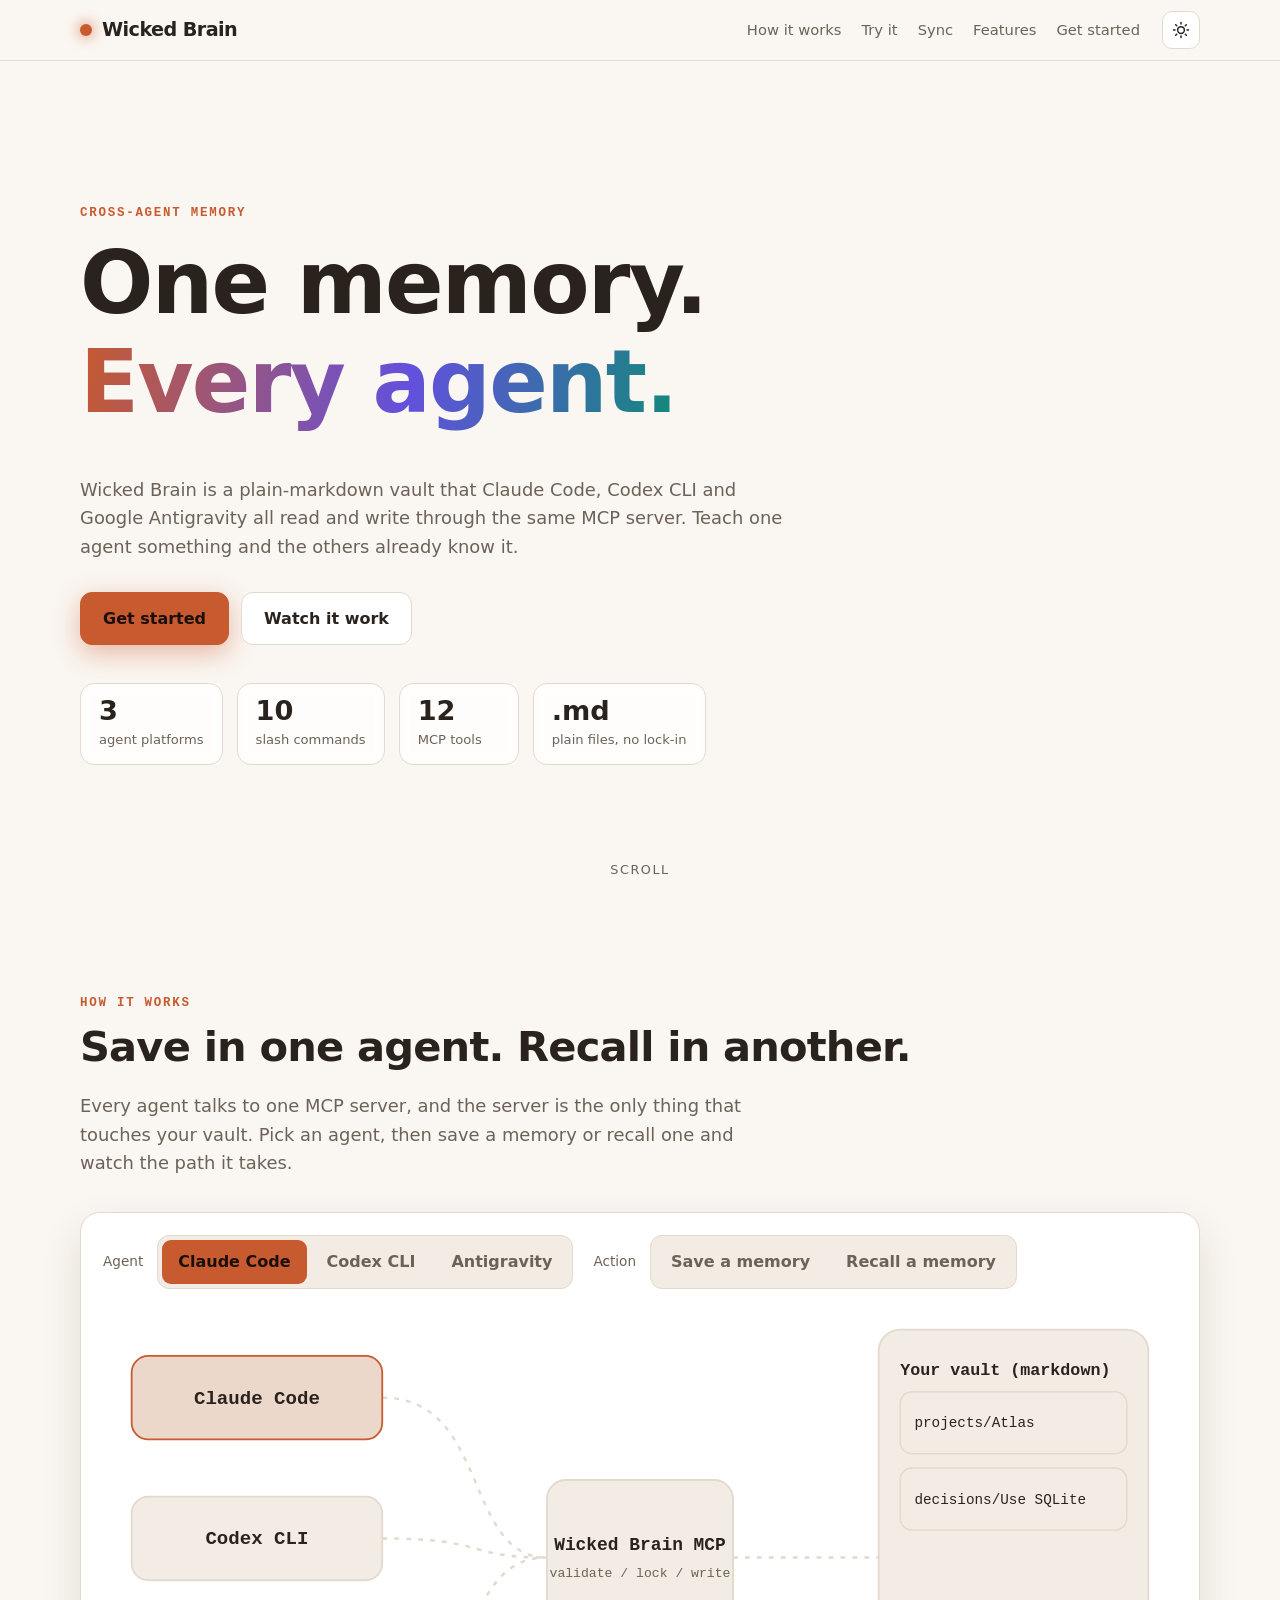
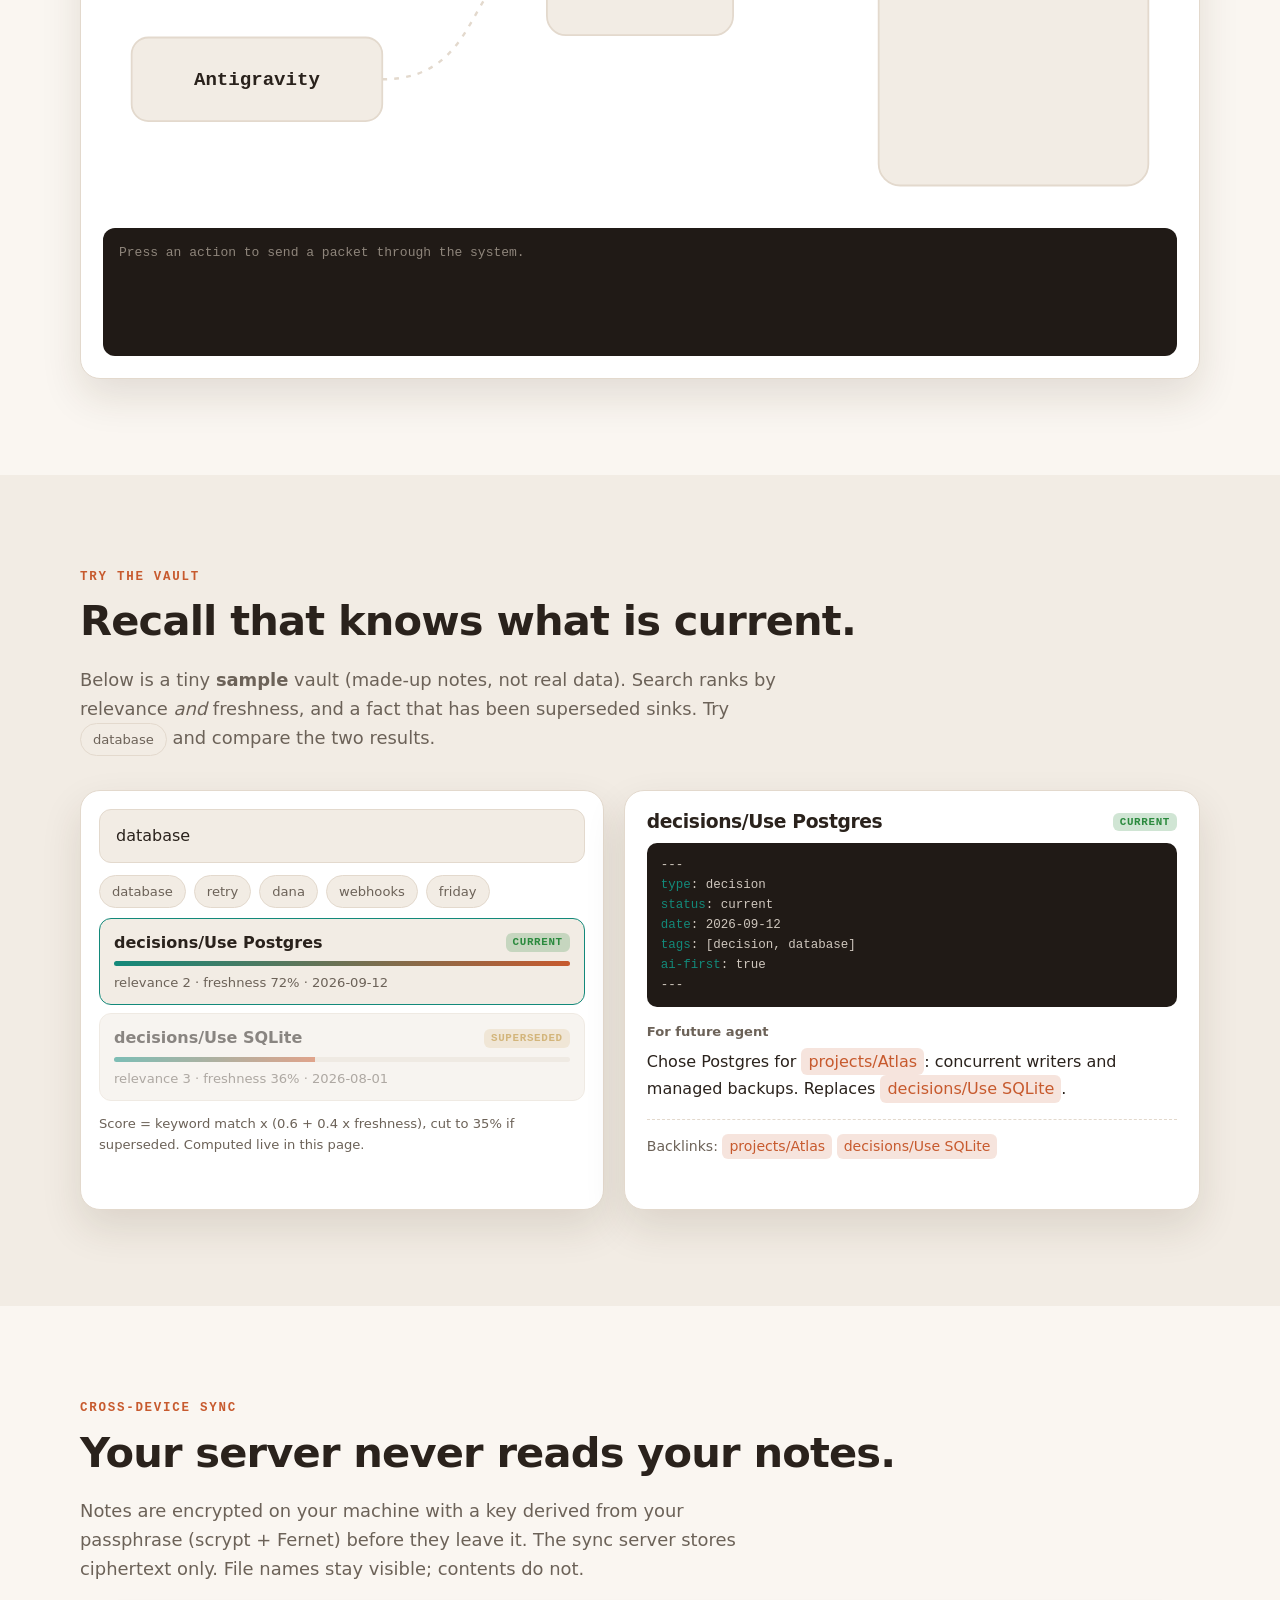
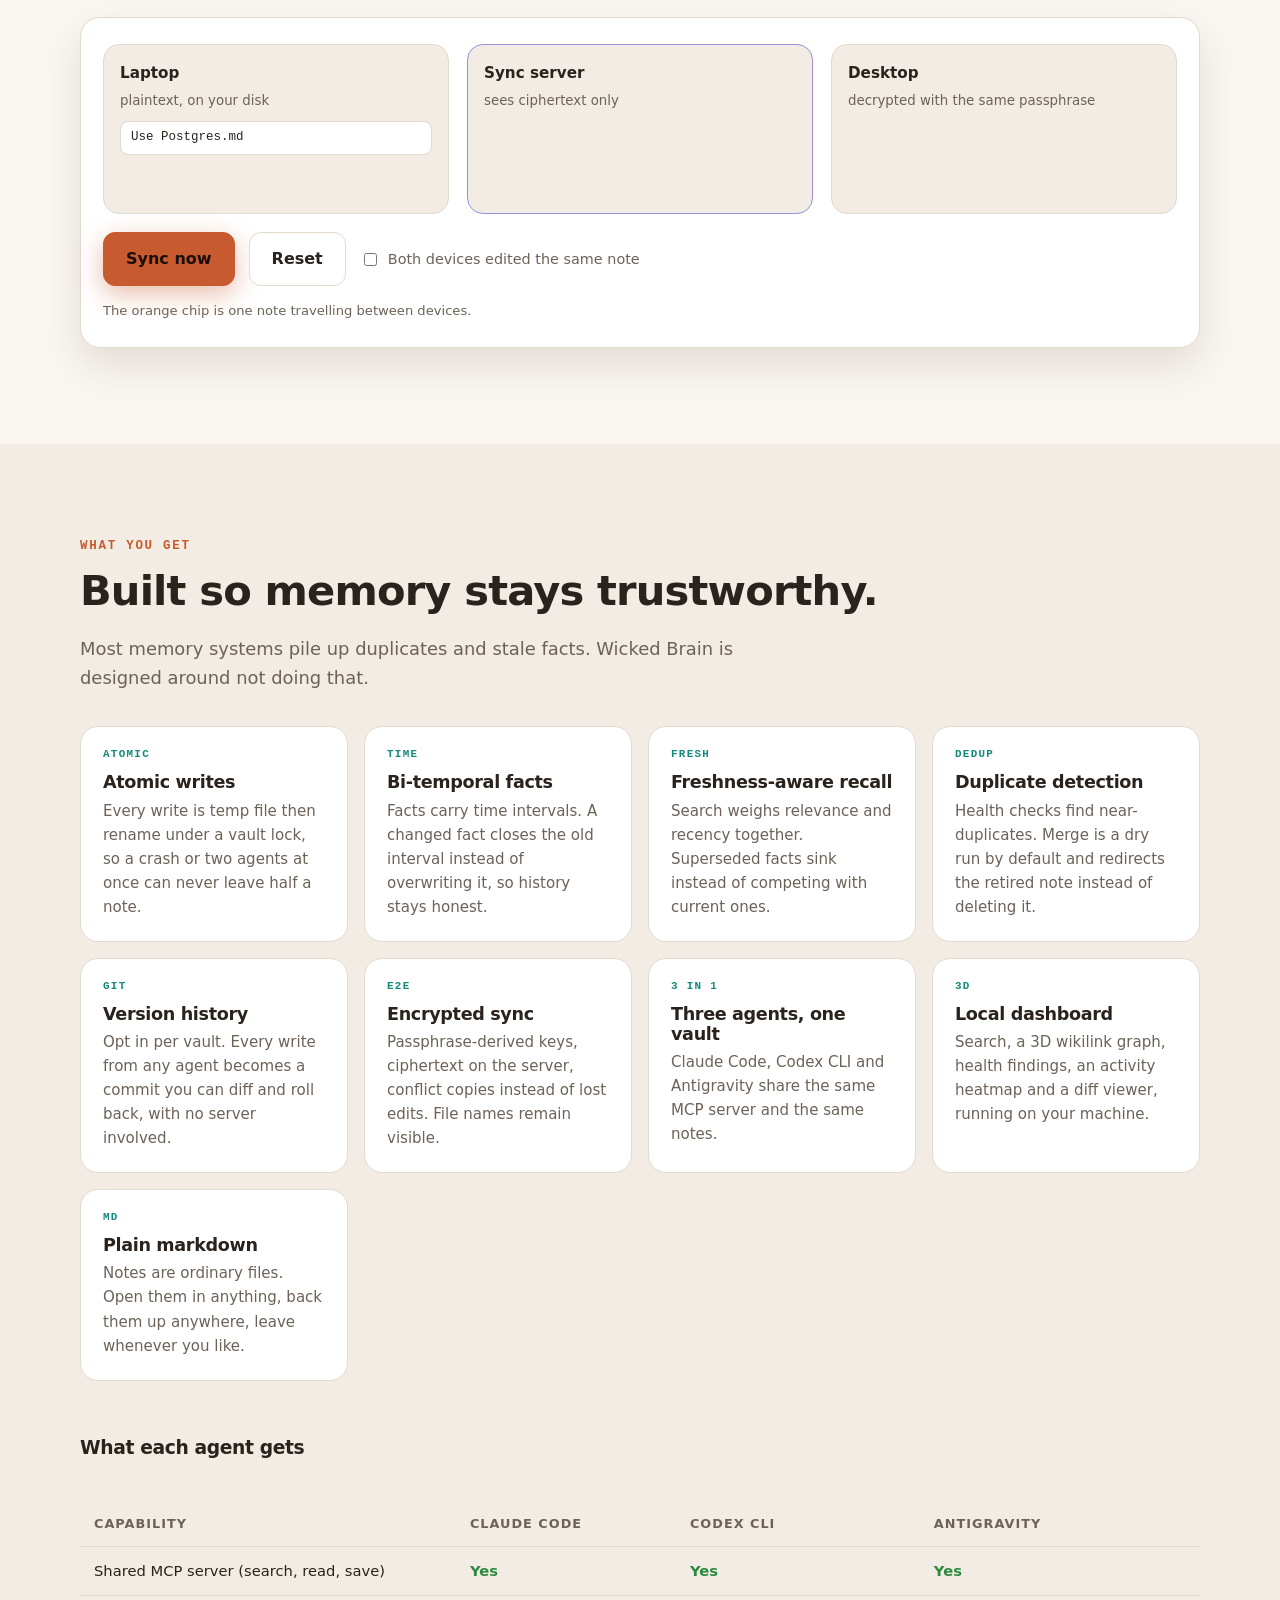
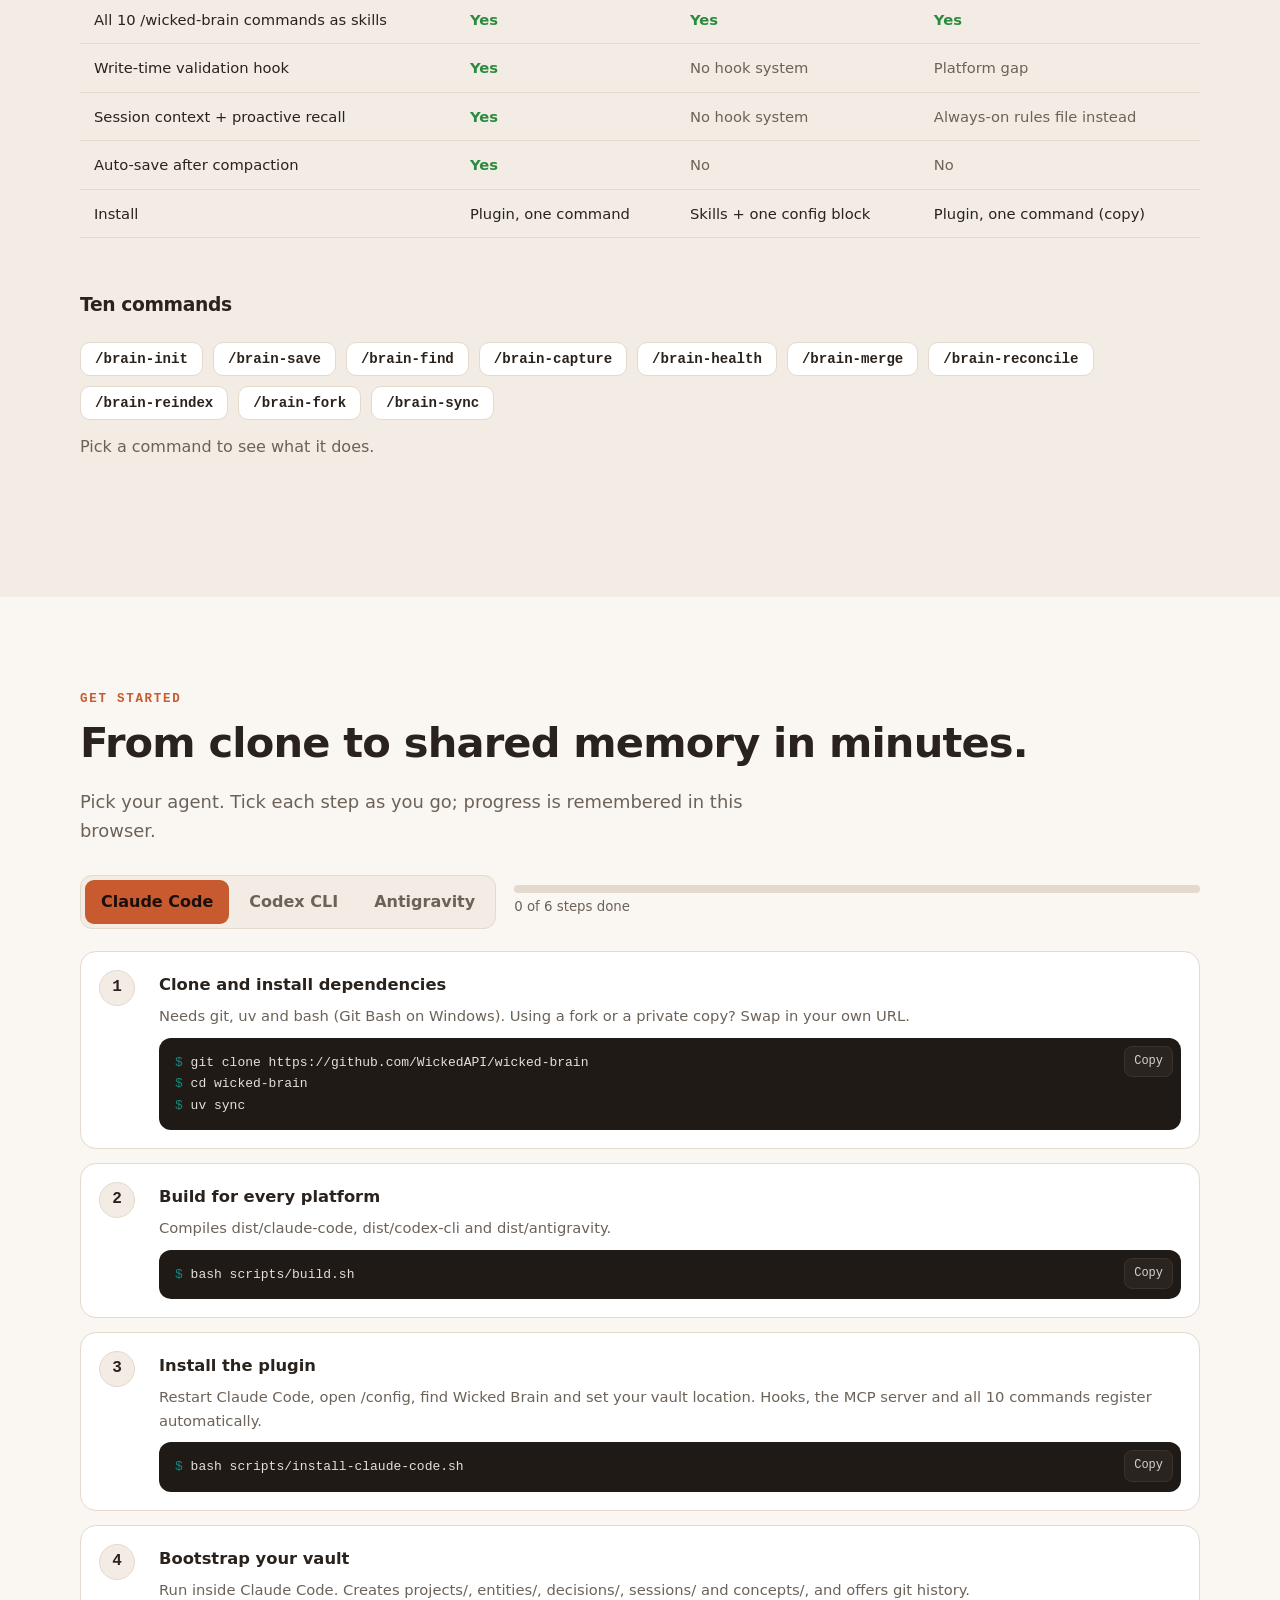
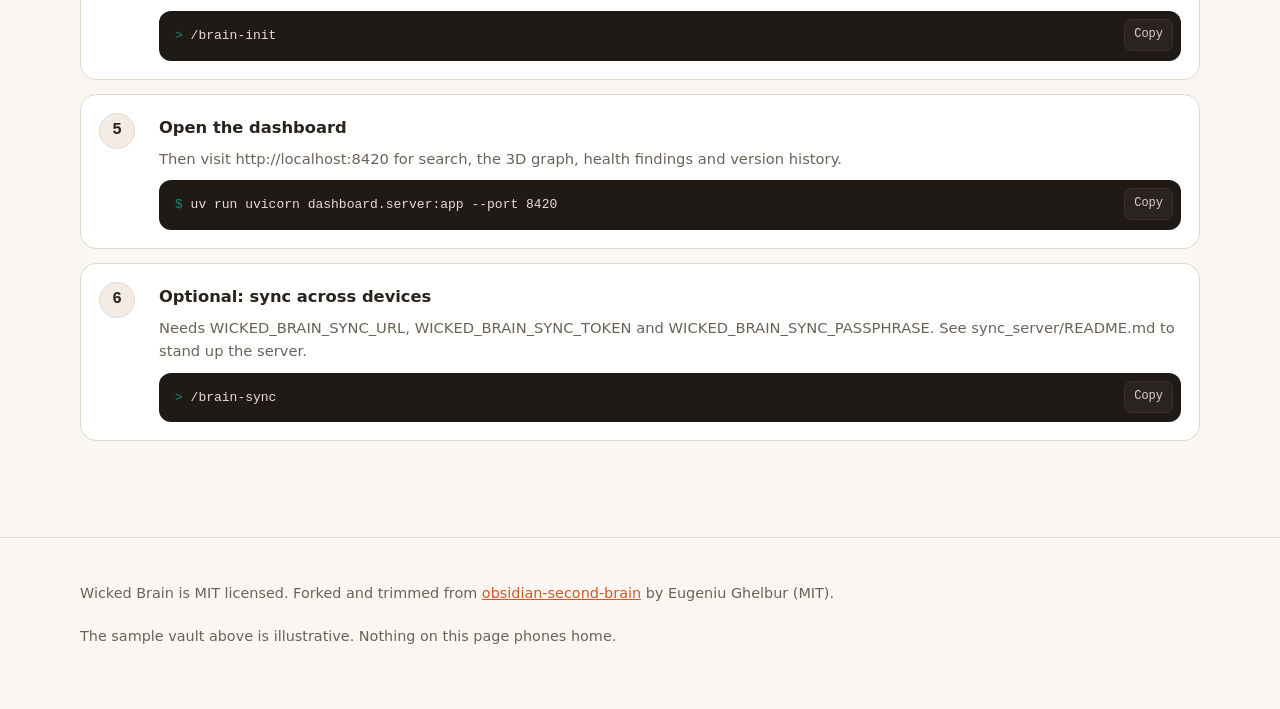
<file: site/index.html>
<!doctype html>
<html lang="en" data-theme="dark">
<head>
<meta charset="utf-8">
<meta name="viewport" content="width=device-width, initial-scale=1">
<title>Wicked Brain - one memory for every AI agent</title>
<meta name="description" content="Wicked Brain is a plain-markdown memory vault shared by Claude Code, Codex CLI and Google Antigravity. Save once, recall everywhere.">
<style>
:root, :root[data-theme="dark"] {
  --bg:#13100e; --bg2:#1a1613; --card:#201c19; --line:#322b26;
  --text:#f3ede6; --muted:#a89f95; --accent:#e5784b; --accent-2:#5fd0bf; --accent-3:#a393ff;
  --ok:#7fd48b; --warn:#e9b44c; --code:#0e0c0b; --shadow:0 18px 50px rgba(0,0,0,.45);
}
:root[data-theme="light"] {
  --bg:#faf6f1; --bg2:#f2ece4; --card:#ffffff; --line:#e3d9cd;
  --text:#2a221c; --muted:#6c6258; --accent:#c75a2e; --accent-2:#13897a; --accent-3:#6350dd;
  --ok:#2b8a3e; --warn:#b07a10; --code:#201a16; --shadow:0 18px 40px rgba(60,40,20,.12);
}
* { box-sizing:border-box; }
html { scroll-behavior:smooth; }
body {
  margin:0; background:var(--bg); color:var(--text);
  font:16px/1.6 system-ui,-apple-system,"Segoe UI",Roboto,sans-serif;
  -webkit-font-smoothing:antialiased;
}
a { color:var(--accent); }
code, pre, .mono { font-family:ui-monospace,"Cascadia Code","SF Mono",Menlo,Consolas,monospace; }
.wrap { width:min(1120px, 100% - 32px); margin-inline:auto; }
section { padding:96px 0; position:relative; }
h1,h2,h3 { line-height:1.15; margin:0 0 .5em; letter-spacing:-.02em; }
h2 { font-size:clamp(1.8rem,4vw,2.6rem); }
.eyebrow { font:600 .78rem/1 ui-monospace,Consolas,monospace; letter-spacing:.14em; text-transform:uppercase; color:var(--accent); margin-bottom:14px; display:block; }
.lead { color:var(--muted); font-size:1.12rem; max-width:62ch; }
button { font:inherit; color:inherit; cursor:pointer; }
:focus-visible { outline:2px solid var(--accent-2); outline-offset:3px; border-radius:6px; }

/* nav */
nav.top {
  position:sticky; top:0; z-index:50; backdrop-filter:blur(14px);
  background:color-mix(in srgb, var(--bg) 78%, transparent); border-bottom:1px solid var(--line);
}
nav.top .wrap { display:flex; align-items:center; gap:22px; height:60px; }
.brand { font-weight:800; letter-spacing:-.03em; font-size:1.2rem; display:flex; align-items:center; gap:10px; color:var(--text); text-decoration:none; }
.brand i { width:12px; height:12px; border-radius:50%; background:var(--accent); box-shadow:0 0 14px var(--accent); display:inline-block; animation:pulse 2.4s ease-in-out infinite; }
nav.top .links { display:flex; gap:20px; margin-left:auto; }
nav.top .links a { color:var(--muted); text-decoration:none; font-size:.92rem; }
nav.top .links a:hover { color:var(--text); }
.icon-btn { background:var(--card); border:1px solid var(--line); width:38px; height:38px; border-radius:10px; display:grid; place-items:center; }
.icon-btn:hover { border-color:var(--accent); }
@media (max-height:760px){ .scroll-hint { display:none; } }
@media (max-width:760px){ nav.top .links a:not(.keep){ display:none; } nav.top .links{ gap:12px; } }

/* hero */
.hero { padding:0; min-height:calc(100vh - 60px); display:grid; align-items:center; overflow:hidden; }
#nebula { position:absolute; inset:0; width:100%; height:100%; display:block; }
.hero .wrap { position:relative; z-index:2; padding:80px 0 70px; pointer-events:none; }
.hero .wrap > * { pointer-events:auto; }
.hero h1 { font-size:clamp(2.6rem,7.5vw,5.4rem); max-width:14ch; }
.grad { background:linear-gradient(100deg,var(--accent),var(--accent-3) 55%,var(--accent-2)); -webkit-background-clip:text; background-clip:text; color:transparent; }
.hero .lead { margin:18px 0 30px; }
.cta { display:flex; flex-wrap:wrap; gap:12px; margin-bottom:38px; }
.btn { display:inline-flex; align-items:center; gap:10px; padding:13px 22px; border-radius:12px; border:1px solid var(--line); background:var(--card); text-decoration:none; color:var(--text); font-weight:600; transition:transform .15s, border-color .15s, box-shadow .15s; }
.btn:hover { transform:translateY(-2px); border-color:var(--accent); }
.btn.primary { background:var(--accent); border-color:var(--accent); color:#1a0f0a; box-shadow:0 8px 26px color-mix(in srgb,var(--accent) 40%,transparent); }
.stats { display:flex; flex-wrap:wrap; gap:14px; }
.stat { background:color-mix(in srgb,var(--card) 80%,transparent); border:1px solid var(--line); border-radius:14px; padding:12px 18px; min-width:120px; backdrop-filter:blur(6px); }
.stat b { display:block; font-size:1.7rem; line-height:1.1; }
.stat span { color:var(--muted); font-size:.82rem; }
.scroll-hint { position:absolute; bottom:20px; left:50%; translate:-50% 0; z-index:2; color:var(--muted); font-size:.8rem; letter-spacing:.12em; text-transform:uppercase; animation:bob 2.2s ease-in-out infinite; }

/* reveal */
.reveal { opacity:0; transform:translateY(26px); transition:opacity .7s ease, transform .7s ease; }
.reveal.in { opacity:1; transform:none; }

/* panels */
.panel { background:var(--card); border:1px solid var(--line); border-radius:20px; box-shadow:var(--shadow); }
.seg { display:inline-flex; background:var(--bg2); border:1px solid var(--line); border-radius:12px; padding:4px; gap:4px; flex-wrap:wrap; }
.seg button { background:none; border:0; padding:9px 16px; border-radius:9px; color:var(--muted); font-weight:600; }
.seg button[aria-pressed="true"], .seg button[aria-selected="true"] { background:var(--accent); color:#1a0f0a; }

/* flow */
.flow-wrap { margin-top:34px; padding:22px; }
.flow-controls { display:flex; flex-wrap:wrap; gap:14px; align-items:center; margin-bottom:12px; }
.flow-controls .label { color:var(--muted); font-size:.85rem; }
#flowSvg { width:100%; height:auto; display:block; }
#flowSvg text { font-family:ui-monospace,Consolas,monospace; fill:var(--text); }
#flowSvg .muted { fill:var(--muted); }
.agent { cursor:pointer; }
.agent rect { fill:var(--bg2); stroke:var(--line); stroke-width:1.5; transition:stroke .2s, fill .2s; }
.agent.sel rect { stroke:var(--c); fill:color-mix(in srgb,var(--c) 14%,var(--bg2)); }
.agent:focus-visible rect { stroke:var(--accent-2); }
.node-box { fill:var(--bg2); stroke:var(--line); stroke-width:1.5; }
.hub.active .node-box { stroke:var(--accent-2); filter:drop-shadow(0 0 12px var(--accent-2)); }
.pipe { fill:none; stroke:var(--line); stroke-width:2; stroke-dasharray:4 6; }
.note-card rect { fill:var(--bg2); stroke:var(--line); stroke-width:1.2; }
.note-card.fresh rect { stroke:var(--ok); }
.note-card.hit rect { stroke:var(--accent-2); fill:color-mix(in srgb,var(--accent-2) 14%,var(--bg2)); }
.note-card { transform-box:fill-box; transform-origin:center; }
.note-card.pop { animation:pop .5s cubic-bezier(.2,1.4,.4,1); }
.log { margin-top:14px; background:var(--code); color:#d8d0c7; border-radius:12px; padding:14px 16px; min-height:128px; font:13px/1.65 ui-monospace,Consolas,monospace; }
.log div { animation:fadein .35s ease; }
.log .t { color:var(--accent-2); }
.log .d { color:#8e857b; }

/* vault search */
.vault-grid { display:grid; grid-template-columns:minmax(0,1fr) minmax(0,1.1fr); gap:20px; margin-top:34px; }
@media (max-width:860px){ .vault-grid { grid-template-columns:1fr; } }
.search-box { padding:18px; }
.search-box input { width:100%; padding:13px 16px; border-radius:12px; border:1px solid var(--line); background:var(--bg2); color:var(--text); font:inherit; }
.search-box input:focus { border-color:var(--accent); outline:none; }
.chips { display:flex; flex-wrap:wrap; gap:8px; margin:12px 0 4px; }
.chip { background:var(--bg2); border:1px solid var(--line); border-radius:99px; padding:5px 12px; font-size:.82rem; color:var(--muted); }
.chip:hover { color:var(--text); border-color:var(--accent); }
.results { margin-top:10px; display:grid; gap:8px; max-height:430px; overflow:auto; }
.result { text-align:left; background:var(--bg2); border:1px solid var(--line); border-radius:12px; padding:11px 14px; display:grid; gap:6px; width:100%; }
.result:hover, .result.on { border-color:var(--accent-2); }
.result.old { opacity:.55; }
.result .row { display:flex; justify-content:space-between; gap:10px; align-items:center; }
.result .ttl { font-weight:650; }
.badge { font:600 .68rem/1 ui-monospace,Consolas,monospace; padding:4px 7px; border-radius:6px; background:color-mix(in srgb,var(--accent-3) 22%,transparent); color:var(--accent-3); text-transform:uppercase; letter-spacing:.06em; }
.badge.cur { background:color-mix(in srgb,var(--ok) 22%,transparent); color:var(--ok); }
.badge.sup { background:color-mix(in srgb,var(--warn) 22%,transparent); color:var(--warn); }
.meter { height:5px; border-radius:99px; background:var(--line); overflow:hidden; }
.meter i { display:block; height:100%; width:0; background:linear-gradient(90deg,var(--accent-2),var(--accent)); transition:width .6s cubic-bezier(.2,.9,.3,1); }
.hint { color:var(--muted); font-size:.82rem; }
.note-view { padding:20px 22px; min-height:420px; }
.fm { background:var(--code); color:#cfc7be; border-radius:10px; padding:12px 14px; font:12.5px/1.6 ui-monospace,Consolas,monospace; margin:10px 0 14px; white-space:pre-wrap; }
.fm .k { color:var(--accent-2); }
.note-body { color:var(--text); }
.wl { background:color-mix(in srgb,var(--accent) 16%,transparent); border:0; color:var(--accent); border-radius:6px; padding:1px 7px; font:inherit; }
.wl:hover { background:var(--accent); color:#1a0f0a; }
.bl { margin-top:16px; padding-top:14px; border-top:1px dashed var(--line); font-size:.88rem; color:var(--muted); }

/* sync */
.sync { margin-top:34px; padding:26px 22px; position:relative; }
.sync-row { display:grid; grid-template-columns:1fr 1fr 1fr; gap:18px; align-items:stretch; position:relative; }
@media (max-width:760px){ .sync-row { grid-template-columns:1fr; } }
.dev { background:var(--bg2); border:1px solid var(--line); border-radius:16px; padding:16px; min-height:170px; }
.dev h4 { margin:0 0 4px; font-size:.95rem; display:flex; gap:8px; align-items:center; }
.dev small { color:var(--muted); display:block; margin-bottom:10px; }
.dev.cloud { border-color:color-mix(in srgb,var(--accent-3) 55%,var(--line)); }
.file { font:12.5px/1.4 ui-monospace,Consolas,monospace; background:var(--card); border:1px solid var(--line); border-radius:8px; padding:7px 10px; margin-top:7px; word-break:break-all; animation:fadein .4s ease; }
.file.conf { border-color:var(--warn); }
.cipher { color:var(--accent-3); }
.token { position:absolute; z-index:5; left:0; top:0; background:var(--accent); color:#1a0f0a; font:600 12.5px ui-monospace,Consolas,monospace; padding:7px 11px; border-radius:9px; box-shadow:0 8px 24px color-mix(in srgb,var(--accent) 45%,transparent); pointer-events:none; opacity:0; white-space:nowrap; }
.sync-ctl { display:flex; flex-wrap:wrap; gap:14px; align-items:center; margin-top:18px; }
.sync-ctl label { color:var(--muted); font-size:.9rem; display:flex; gap:8px; align-items:center; }

/* features */
.cards { display:grid; grid-template-columns:repeat(auto-fit,minmax(250px,1fr)); gap:16px; margin-top:34px; }
.fcard { padding:22px; border:1px solid var(--line); border-radius:18px; background:var(--card); position:relative; overflow:hidden; transition:transform .2s, border-color .2s; transform-style:preserve-3d; }
.fcard::before { content:""; position:absolute; inset:0; background:radial-gradient(260px circle at var(--mx,50%) var(--my,0%), color-mix(in srgb,var(--accent) 20%,transparent), transparent 60%); opacity:0; transition:opacity .25s; }
.fcard:hover { border-color:var(--accent); }
.fcard:hover::before { opacity:1; }
.fcard > * { position:relative; }
.fcard .tag { font:700 .68rem/1 ui-monospace,Consolas,monospace; letter-spacing:.12em; color:var(--accent-2); margin-bottom:12px; display:block; }
.fcard h3 { font-size:1.1rem; margin-bottom:6px; }
.fcard p { margin:0; color:var(--muted); font-size:.94rem; }
table.compat { width:100%; border-collapse:collapse; margin-top:34px; font-size:.92rem; }
.compat th, .compat td { text-align:left; padding:12px 14px; border-bottom:1px solid var(--line); vertical-align:top; }
.compat th { color:var(--muted); font-weight:600; font-size:.8rem; text-transform:uppercase; letter-spacing:.08em; }
.yes { color:var(--ok); font-weight:700; } .no { color:var(--muted); }
.table-scroll { overflow-x:auto; }
.cmds { display:flex; flex-wrap:wrap; gap:10px; margin-top:26px; }
.cmd { background:var(--card); border:1px solid var(--line); border-radius:10px; padding:8px 14px; font:600 .88rem ui-monospace,Consolas,monospace; }
.cmd[aria-pressed="true"] { border-color:var(--accent); color:var(--accent); }
#cmdDesc { margin-top:14px; min-height:3.2em; color:var(--muted); }

/* get started */
.start-top { display:flex; flex-wrap:wrap; gap:18px; align-items:center; justify-content:space-between; margin-top:30px; }
.progress { flex:1; min-width:220px; }
.progress .bar { height:8px; background:var(--line); border-radius:99px; overflow:hidden; }
.progress .bar i { display:block; height:100%; width:0; background:linear-gradient(90deg,var(--accent),var(--accent-3),var(--accent-2)); transition:width .5s cubic-bezier(.2,.9,.3,1); }
.progress small { color:var(--muted); }
.steps { display:grid; gap:14px; margin-top:22px; }
.step { display:grid; grid-template-columns:44px 1fr; gap:16px; padding:18px; border:1px solid var(--line); border-radius:16px; background:var(--card); transition:border-color .2s, opacity .2s; }
.step.done { border-color:color-mix(in srgb,var(--ok) 60%,var(--line)); }
.step.done .num { background:var(--ok); color:#0e1a10; }
.num { width:36px; height:36px; border-radius:50%; background:var(--bg2); border:1px solid var(--line); display:grid; place-items:center; font-weight:700; font-family:ui-monospace,Consolas,monospace; cursor:pointer; }
.step h4 { margin:2px 0 6px; font-size:1.02rem; }
.step p { margin:0 0 10px; color:var(--muted); font-size:.92rem; }
pre.term { margin:0; background:var(--code); color:#e6dfd6; border-radius:12px; padding:14px 48px 14px 16px; overflow-x:auto; font-size:13px; line-height:1.65; position:relative; }
pre.term .pr { color:var(--accent-2); user-select:none; }
pre.term .cm { color:#8e857b; }
.copy { position:absolute; right:8px; top:8px; background:#2a2420; border:1px solid #3a322c; color:#d8d0c7; border-radius:8px; padding:5px 9px; font-size:.75rem; }
.copy:hover { border-color:var(--accent); }
.victory { margin-top:18px; padding:18px 22px; border-radius:16px; border:1px solid var(--ok); background:color-mix(in srgb,var(--ok) 12%,var(--card)); display:none; animation:pop .5s cubic-bezier(.2,1.4,.4,1); }
.victory.show { display:block; }

footer { border-top:1px solid var(--line); padding:44px 0 60px; color:var(--muted); font-size:.9rem; }
footer .wrap { display:flex; flex-wrap:wrap; gap:20px; justify-content:space-between; }

@keyframes pulse { 50% { transform:scale(1.35); opacity:.7; } }
@keyframes bob { 50% { transform:translateY(7px); } }
@keyframes pop { 0% { transform:scale(.6); opacity:0; } 100% { transform:scale(1); opacity:1; } }
@keyframes fadein { from { opacity:0; transform:translateY(5px); } to { opacity:1; transform:none; } }
@media (prefers-reduced-motion: reduce) {
  html { scroll-behavior:auto; }
  *, *::before, *::after { animation-duration:.001ms !important; animation-iteration-count:1 !important; transition-duration:.001ms !important; }
  .reveal { opacity:1; transform:none; }
}
</style>
</head>
<body>

<nav class="top" aria-label="Main">
  <div class="wrap">
    <a class="brand" href="#top"><i></i>Wicked Brain</a>
    <div class="links">
      <a href="#how">How it works</a>
      <a href="#vault">Try it</a>
      <a href="#sync">Sync</a>
      <a href="#features">Features</a>
      <a class="keep" href="#start">Get started</a>
    </div>
    <button class="icon-btn" id="themeBtn" aria-label="Toggle light and dark theme" title="Toggle theme">
      <svg width="18" height="18" viewBox="0 0 24 24" fill="none" stroke="currentColor" stroke-width="2" stroke-linecap="round"><circle cx="12" cy="12" r="4.5"/><path d="M12 2v2M12 20v2M4.9 4.9l1.4 1.4M17.7 17.7l1.4 1.4M2 12h2M20 12h2M4.9 19.1l1.4-1.4M17.7 6.3l1.4-1.4"/></svg>
    </button>
  </div>
</nav>

<header class="hero" id="top">
  <canvas id="nebula" aria-hidden="true"></canvas>
  <div class="wrap">
    <span class="eyebrow">Cross-agent memory</span>
    <h1>One memory.<br><span class="grad">Every agent.</span></h1>
    <p class="lead">Wicked Brain is a plain-markdown vault that Claude Code, Codex CLI and Google Antigravity all read and write through the same MCP server. Teach one agent something and the others already know it.</p>
    <div class="cta">
      <a class="btn primary" href="#start">Get started</a>
      <a class="btn" href="#how">Watch it work</a>
    </div>
    <div class="stats" aria-label="Facts about Wicked Brain">
      <div class="stat"><b data-count="3">0</b><span>agent platforms</span></div>
      <div class="stat"><b data-count="10">0</b><span>slash commands</span></div>
      <div class="stat"><b data-count="12">0</b><span>MCP tools</span></div>
      <div class="stat"><b>.md</b><span>plain files, no lock-in</span></div>
    </div>
  </div>
  <div class="scroll-hint" aria-hidden="true">scroll</div>
</header>

<main>
<section id="how">
  <div class="wrap">
    <div class="reveal">
      <span class="eyebrow">How it works</span>
      <h2>Save in one agent. Recall in another.</h2>
      <p class="lead">Every agent talks to one MCP server, and the server is the only thing that touches your vault. Pick an agent, then save a memory or recall one and watch the path it takes.</p>
    </div>
    <div class="panel flow-wrap reveal">
      <div class="flow-controls">
        <span class="label">Agent</span>
        <div class="seg" id="agentSeg" role="group" aria-label="Choose an agent"></div>
        <span class="label" style="margin-left:6px">Action</span>
        <div class="seg">
          <button id="btnSave">Save a memory</button>
          <button id="btnRecall">Recall a memory</button>
        </div>
      </div>
      <svg id="flowSvg" role="img" aria-label="Animated diagram: agents send requests through the Wicked Brain MCP server to the markdown vault"></svg>
      <div class="log" id="flowLog" aria-live="polite"><div class="d">Press an action to send a packet through the system.</div></div>
    </div>
  </div>
</section>

<section id="vault" style="background:var(--bg2)">
  <div class="wrap">
    <div class="reveal">
      <span class="eyebrow">Try the vault</span>
      <h2>Recall that knows what is current.</h2>
      <p class="lead">Below is a tiny <b>sample</b> vault (made-up notes, not real data). Search ranks by relevance <em>and</em> freshness, and a fact that has been superseded sinks. Try <button class="chip" data-q="database">database</button> and compare the two results.</p>
    </div>
    <div class="vault-grid reveal">
      <div class="panel search-box">
        <input id="q" type="search" placeholder="Search the sample vault..." aria-label="Search the sample vault" autocomplete="off">
        <div class="chips" id="chips"></div>
        <div class="results" id="results" aria-live="polite"></div>
        <p class="hint" style="margin:12px 0 0">Score = keyword match x (0.6 + 0.4 x freshness), cut to 35% if superseded. Computed live in this page.</p>
      </div>
      <div class="panel note-view" id="noteView"></div>
    </div>
  </div>
</section>

<section id="sync">
  <div class="wrap">
    <div class="reveal">
      <span class="eyebrow">Cross-device sync</span>
      <h2>Your server never reads your notes.</h2>
      <p class="lead">Notes are encrypted on your machine with a key derived from your passphrase (scrypt + Fernet) before they leave it. The sync server stores ciphertext only. File names stay visible; contents do not.</p>
    </div>
    <div class="panel sync reveal" id="syncBox">
      <div class="sync-row" id="syncRow">
        <div class="dev" id="devA"><h4>Laptop</h4><small>plaintext, on your disk</small><div id="listA"></div></div>
        <div class="dev cloud" id="devS"><h4>Sync server</h4><small>sees ciphertext only</small><div id="listS"></div></div>
        <div class="dev" id="devB"><h4>Desktop</h4><small>decrypted with the same passphrase</small><div id="listB"></div></div>
        <div class="token mono" id="token"></div>
      </div>
      <div class="sync-ctl">
        <button class="btn primary" id="syncBtn">Sync now</button>
        <button class="btn" id="syncReset">Reset</button>
        <label><input type="checkbox" id="conflictBox"> Both devices edited the same note</label>
      </div>
      <p class="hint" id="syncCap" aria-live="polite" style="margin:14px 0 0">The orange chip is one note travelling between devices.</p>
    </div>
  </div>
</section>

<section id="features" style="background:var(--bg2)">
  <div class="wrap">
    <div class="reveal">
      <span class="eyebrow">What you get</span>
      <h2>Built so memory stays trustworthy.</h2>
      <p class="lead">Most memory systems pile up duplicates and stale facts. Wicked Brain is designed around not doing that.</p>
    </div>
    <div class="cards" id="cards"></div>

    <h3 style="margin-top:56px" class="reveal">What each agent gets</h3>
    <div class="table-scroll reveal">
      <table class="compat">
        <thead><tr><th>Capability</th><th>Claude Code</th><th>Codex CLI</th><th>Antigravity</th></tr></thead>
        <tbody>
          <tr><td>Shared MCP server (search, read, save)</td><td class="yes">Yes</td><td class="yes">Yes</td><td class="yes">Yes</td></tr>
          <tr><td>All 10 /wicked-brain commands as skills</td><td class="yes">Yes</td><td class="yes">Yes</td><td class="yes">Yes</td></tr>
          <tr><td>Write-time validation hook</td><td class="yes">Yes</td><td class="no">No hook system</td><td class="no">Platform gap</td></tr>
          <tr><td>Session context + proactive recall</td><td class="yes">Yes</td><td class="no">No hook system</td><td class="no">Always-on rules file instead</td></tr>
          <tr><td>Auto-save after compaction</td><td class="yes">Yes</td><td class="no">No</td><td class="no">No</td></tr>
          <tr><td>Install</td><td>Plugin, one command</td><td>Skills + one config block</td><td>Plugin, one command (copy)</td></tr>
        </tbody>
      </table>
    </div>

    <h3 style="margin-top:56px" class="reveal">Ten commands</h3>
    <div class="cmds reveal" id="cmds" role="group" aria-label="Commands"></div>
    <p id="cmdDesc" aria-live="polite">Pick a command to see what it does.</p>
  </div>
</section>

<section id="start">
  <div class="wrap">
    <div class="reveal">
      <span class="eyebrow">Get started</span>
      <h2>From clone to shared memory in minutes.</h2>
      <p class="lead">Pick your agent. Tick each step as you go; progress is remembered in this browser.</p>
    </div>
    <div class="start-top reveal">
      <div class="seg" role="tablist" id="platTabs" aria-label="Choose your agent"></div>
      <div class="progress"><div class="bar"><i id="barFill"></i></div><small id="barText"></small></div>
    </div>
    <div class="steps" id="steps"></div>
    <div class="victory" id="victory"><b>Done. Your agents now share one memory.</b><br><span class="hint">Save something in one agent, then ask another about it. Run <code>/brain-health</code> any time to check the vault.</span></div>
  </div>
</section>
</main>

<footer>
  <div class="wrap">
    <div>Wicked Brain is MIT licensed. Forked and trimmed from <a href="https://github.com/eugeniughelbur/obsidian-second-brain">obsidian-second-brain</a> by Eugeniu Ghelbur (MIT).</div>
    <div>The sample vault above is illustrative. Nothing on this page phones home.</div>
  </div>
</footer>

<script>
"use strict";
const REPO_URL = "https://github.com/WickedAPI/wicked-brain";
const REDUCED = matchMedia("(prefers-reduced-motion: reduce)").matches;
const $ = (s, r=document) => r.querySelector(s);
const sleep = ms => new Promise(r => setTimeout(r, REDUCED ? 0 : ms));
const css = n => getComputedStyle(document.documentElement).getPropertyValue(n).trim();
const store = {
  get(k){ try { return localStorage.getItem(k); } catch(e){ return null; } },
  set(k,v){ try { localStorage.setItem(k,v); } catch(e){} }
};
const esc = s => s.replace(/[&<>"]/g, c => ({"&":"&amp;","<":"&lt;",">":"&gt;",'"':"&quot;"}[c]));

/* ---------- theme ---------- */
(function theme(){
  const saved = store.get("brain-theme");
  const pref = matchMedia("(prefers-color-scheme: light)").matches ? "light" : "dark";
  document.documentElement.dataset.theme = saved || pref;
  $("#themeBtn").addEventListener("click", () => {
    const next = document.documentElement.dataset.theme === "dark" ? "light" : "dark";
    document.documentElement.dataset.theme = next; store.set("brain-theme", next);
    document.dispatchEvent(new Event("themechange"));
  });
})();

/* ---------- reveal + counters ---------- */
(function reveal(){
  const io = new IntersectionObserver(es => es.forEach(e => {
    if (!e.isIntersecting) return; e.target.classList.add("in"); io.unobserve(e.target);
  }), { threshold:.12 });
  document.querySelectorAll(".reveal").forEach(el => io.observe(el));
  document.querySelectorAll("[data-count]").forEach(el => {
    const to = +el.dataset.count; if (REDUCED) { el.textContent = to; return; }
    const t0 = performance.now();
    (function tick(t){ const p = Math.min(1,(t-t0)/1100); el.textContent = Math.round(to*(1-Math.pow(1-p,3))); if (p<1) requestAnimationFrame(tick); })(t0);
  });
})();

/* ---------- hero nebula ---------- */
(function nebula(){
  const c = $("#nebula"), ctx = c.getContext("2d");
  let W,H,nodes=[],signals=[],mouse={x:-999,y:-999},cols=[],running=true,last=0,spawn=0;
  const LINK = 135;
  const readCols = () => { cols = [css("--accent"), css("--accent-2"), css("--accent-3")]; };
  function resize(){
    const dpr = Math.min(devicePixelRatio||1, 2);
    W = c.clientWidth; H = c.clientHeight; c.width = W*dpr; c.height = H*dpr; ctx.setTransform(dpr,0,0,dpr,0,0);
    const n = Math.round(Math.min(95, Math.max(34, W*H/13000)));
    nodes = Array.from({length:n}, (_,i) => ({x:Math.random()*W,y:Math.random()*H,vx:(Math.random()-.5)*.28,vy:(Math.random()-.5)*.28,r:1.6+Math.random()*2.6,k:i%3,p:0}));
    if (REDUCED) draw();
  }
  function step(dt){
    for (const n of nodes){
      const dx = n.x-mouse.x, dy = n.y-mouse.y, d2 = dx*dx+dy*dy;
      if (d2 < 22000){ const d = Math.sqrt(d2)||1, f = (1-d/148)*.9; n.vx += dx/d*f*.06; n.vy += dy/d*f*.06; }
      n.vx *= .995; n.vy *= .995;
      n.x += n.vx*dt*.06; n.y += n.vy*dt*.06;
      if (n.x<-20) n.x=W+20; if (n.x>W+20) n.x=-20; if (n.y<-20) n.y=H+20; if (n.y>H+20) n.y=-20;
      n.p *= .94;
    }
    spawn -= dt;
    if (spawn <= 0){
      spawn = 260 + Math.random()*380;
      for (let tries=0; tries<20; tries++){
        const a = nodes[(Math.random()*nodes.length)|0], b = nodes[(Math.random()*nodes.length)|0];
        const d = Math.hypot(a.x-b.x,a.y-b.y);
        if (a!==b && d<LINK){ signals.push({a,b,t:0,k:a.k}); break; }
      }
    }
    for (const s of signals){ s.t += dt/520; if (s.t>=1){ s.b.p = 1; s.done = true; } }
    signals = signals.filter(s => !s.done);
  }
  function draw(){
    ctx.clearRect(0,0,W,H);
    ctx.lineWidth = 1;
    for (let i=0;i<nodes.length;i++){
      const a = nodes[i];
      for (let j=i+1;j<nodes.length;j++){
        const b = nodes[j], d = Math.hypot(a.x-b.x,a.y-b.y);
        if (d<LINK){ ctx.globalAlpha = (1-d/LINK)*.32; ctx.strokeStyle = cols[a.k]; ctx.beginPath(); ctx.moveTo(a.x,a.y); ctx.lineTo(b.x,b.y); ctx.stroke(); }
      }
      const md = Math.hypot(a.x-mouse.x,a.y-mouse.y);
      if (md<170){ ctx.globalAlpha = (1-md/170)*.5; ctx.strokeStyle = cols[1]; ctx.beginPath(); ctx.moveTo(a.x,a.y); ctx.lineTo(mouse.x,mouse.y); ctx.stroke(); }
    }
    for (const s of signals){
      const x = s.a.x+(s.b.x-s.a.x)*s.t, y = s.a.y+(s.b.y-s.a.y)*s.t;
      ctx.globalAlpha = .95; ctx.fillStyle = cols[s.k]; ctx.shadowColor = cols[s.k]; ctx.shadowBlur = 14;
      ctx.beginPath(); ctx.arc(x,y,2.6,0,6.283); ctx.fill(); ctx.shadowBlur = 0;
    }
    for (const n of nodes){
      const r = n.r + n.p*4;
      ctx.globalAlpha = .22+n.p*.5; ctx.fillStyle = cols[n.k]; ctx.beginPath(); ctx.arc(n.x,n.y,r*3,0,6.283); ctx.fill();
      ctx.globalAlpha = .95; ctx.beginPath(); ctx.arc(n.x,n.y,r,0,6.283); ctx.fill();
    }
    ctx.globalAlpha = 1;
  }
  function loop(t){
    if (!running) return;
    const dt = Math.min(48, t-last||16); last = t; step(dt); draw(); requestAnimationFrame(loop);
  }
  const hero = $(".hero");
  hero.addEventListener("pointermove", e => { const r = c.getBoundingClientRect(); mouse.x = e.clientX-r.left; mouse.y = e.clientY-r.top; });
  hero.addEventListener("pointerleave", () => { mouse.x = mouse.y = -999; });
  addEventListener("resize", resize);
  document.addEventListener("themechange", () => { readCols(); if (REDUCED) draw(); });
  new IntersectionObserver(es => { const on = es[0].isIntersecting; if (on && !running && !REDUCED){ running = true; last = performance.now(); requestAnimationFrame(loop); } else if (!on) running = false; }).observe(hero);
  readCols(); resize();
  if (!REDUCED) requestAnimationFrame(loop);
})();

/* ---------- flow diagram ---------- */
(function flow(){
  const NS = "http://www.w3.org/2000/svg";
  const AGENTS = [
    { name:"Claude Code", c:"--accent" }, { name:"Codex CLI", c:"--accent-2" }, { name:"Antigravity", c:"--accent-3" }
  ];
  const SAVES = ["decisions/Use Postgres", "concepts/Retry with jitter", "entities/Dana", "projects/Atlas", "sessions/today"];
  let sel = 0, busy = false, vault = [{t:"projects/Atlas"},{t:"decisions/Use SQLite"}], saveN = 0, orient = null;
  const svg = $("#flowSvg"), log = $("#flowLog"), seg = $("#agentSeg");
  const el = (tag, attrs={}, parent) => { const n = document.createElementNS(NS, tag); for (const k in attrs) n.setAttribute(k, attrs[k]); if (parent) parent.appendChild(n); return n; };

  AGENTS.forEach((a,i) => {
    const b = document.createElement("button"); b.textContent = a.name; b.setAttribute("aria-pressed", i===0);
    b.addEventListener("click", () => { if (busy) return; sel = i; [...seg.children].forEach((x,j)=>x.setAttribute("aria-pressed", j===i)); markSel(); });
    seg.appendChild(b);
  });

  function layout(o){
    if (o === "wide") return {
      vb:[900,430], agents:[0,1,2].map(i => ({x:24,y:46+i*118,w:210,h:70, out:[234,81+i*118]})),
      hub:{x:372,y:150,w:156,h:130, inn:[372,215], out:[528,215]},
      vault:{x:650,y:24,w:226,h:382, inn:[650,215]},
      slots:[0,1,2,3,4].map(i => ({x:668,y:76+i*64,w:190,h:52}))
    };
    return {
      vb:[400,640], agents:[0,1,2].map(i => ({x:12+i*130,y:14,w:122,h:60, out:[73+i*130,74]})),
      hub:{x:100,y:250,w:200,h:96, inn:[200,250], out:[200,346]},
      vault:{x:16,y:430,w:368,h:196, inn:[200,430]},
      slots:[0,1,2,3].map(i => ({x:30+(i%2)*176,y:476+Math.floor(i/2)*70,w:164,h:56}))
    };
  }
  let L, paths = [], hubG, vaultOut, vaultG, cardsG, agentG = [];
  function build(){
    const o = innerWidth < 700 ? "tall" : "wide";
    orient = o; L = layout(o); svg.innerHTML = ""; svg.setAttribute("viewBox", `0 0 ${L.vb[0]} ${L.vb[1]}`);
    paths = L.agents.map((a,i) => {
      const dy = o==="wide" ? 0 : 90, d = o==="wide"
        ? `M${a.out[0]},${a.out[1]} C${a.out[0]+90},${a.out[1]} ${L.hub.inn[0]-70},${L.hub.inn[1]} ${L.hub.inn[0]},${L.hub.inn[1]}`
        : `M${a.out[0]},${a.out[1]} C${a.out[0]},${a.out[1]+dy} ${L.hub.inn[0]},${L.hub.inn[1]-dy} ${L.hub.inn[0]},${L.hub.inn[1]}`;
      return el("path",{d,class:"pipe"},svg);
    });
    vaultOut = el("path",{d:`M${L.hub.out[0]},${L.hub.out[1]} L${L.vault.inn[0]},${L.vault.inn[1]}`,class:"pipe"},svg);
    hubG = el("g",{class:"hub"},svg);
    el("rect",{x:L.hub.x,y:L.hub.y,width:L.hub.w,height:L.hub.h,rx:16,class:"node-box"},hubG);
    el("text",{x:L.hub.x+L.hub.w/2,y:L.hub.y+L.hub.h/2-6,"text-anchor":"middle","font-size":o==="wide"?15:14,"font-weight":700},hubG).textContent = "Wicked Brain MCP";
    el("text",{x:L.hub.x+L.hub.w/2,y:L.hub.y+L.hub.h/2+16,"text-anchor":"middle","font-size":11,class:"muted"},hubG).textContent = "validate / lock / write";
    vaultG = el("g",{},svg);
    el("rect",{x:L.vault.x,y:L.vault.y,width:L.vault.w,height:L.vault.h,rx:18,class:"node-box"},vaultG);
    el("text",{x:L.vault.x+18,y:L.vault.y+(o==="wide"?38:30),"font-size":14,"font-weight":700},vaultG).textContent = "Your vault (markdown)";
    cardsG = el("g",{},vaultG);
    agentG = L.agents.map((a,i) => {
      const g = el("g",{class:"agent",tabindex:0,role:"button","aria-label":"Select "+AGENTS[i].name},svg);
      g.style.setProperty("--c", css(AGENTS[i].c));
      el("rect",{x:a.x,y:a.y,width:a.w,height:a.h,rx:14},g);
      el("text",{x:a.x+a.w/2,y:a.y+a.h/2+5,"text-anchor":"middle","font-size":o==="wide"?16:13,"font-weight":700},g).textContent = AGENTS[i].name;
      const pick = () => { if (busy) return; sel = i; [...seg.children].forEach((x,j)=>x.setAttribute("aria-pressed", j===i)); markSel(); };
      g.addEventListener("click", pick); g.addEventListener("keydown", e => { if (e.key==="Enter"||e.key===" "){ e.preventDefault(); pick(); } });
      return g;
    });
    drawCards(); markSel();
  }
  function markSel(){ agentG.forEach((g,i) => { g.classList.toggle("sel", i===sel); g.style.setProperty("--c", css(AGENTS[i].c)); }); }
  function drawCards(flash){
    cardsG.innerHTML = "";
    vault.slice(0, L.slots.length).forEach((n,i) => {
      const s = L.slots[i], g = el("g",{class:"note-card"+(n.fresh?" fresh":"")+(n.hit?" hit":"")+(n.pop?" pop":"")},cardsG);
      el("rect",{x:s.x,y:s.y,width:s.w,height:s.h,rx:10},g);
      const max = Math.floor((s.w-24)/7.2), t = n.t.length > max ? n.t.slice(0,max-1)+"…" : n.t;
      el("text",{x:s.x+12,y:s.y+s.h/2+4,"font-size":12},g).textContent = t;
      n.pop = false;
    });
  }
  const say = (html) => { const d = document.createElement("div"); d.innerHTML = html; log.appendChild(d); while (log.children.length > 6) log.firstChild.remove(); };
  function travel(path, color, ms, rev){
    return new Promise(res => {
      const dot = el("circle",{r:8,fill:color,style:`filter:drop-shadow(0 0 8px ${color})`},svg), len = path.getTotalLength();
      if (REDUCED){ dot.remove(); return res(); }
      const t0 = performance.now();
      (function f(t){ let p = Math.min(1,(t-t0)/ms); p = p<.5 ? 2*p*p : 1-Math.pow(-2*p+2,2)/2; const pt = path.getPointAtLength((rev?1-p:p)*len); dot.setAttribute("cx",pt.x); dot.setAttribute("cy",pt.y);
        if (p<1) requestAnimationFrame(f); else { dot.remove(); res(); } })(t0);
    });
  }
  const flash = async (g) => { g.classList.add("active"); await sleep(650); g.classList.remove("active"); };
  async function run(kind){
    if (busy) return; busy = true; $("#btnSave").disabled = $("#btnRecall").disabled = true;
    log.innerHTML = ""; vault.forEach(n => { n.hit = false; n.fresh = false; });
    const a = AGENTS[sel], col = css(a.c);
    if (kind === "save"){
      const title = SAVES[saveN++ % SAVES.length];
      say(`<span class="t">${a.name}</span> calls <b>brain_save_note</b> <span class="d">("${title}")</span>`);
      await travel(paths[sel], col, 900);
      say(`<span class="t">MCP</span> checks AI-first frontmatter, then takes the vault write lock`); await flash(hubG);
      await travel(vaultOut, col, 700);
      say(`<span class="t">Vault</span> atomic write: temp file, then rename. Never half a note.`);
      vault.unshift({t:title, fresh:true, pop:true}); vault = vault.slice(0, L.slots.length); drawCards();
      await sleep(500); say(`<span class="d">If version history is on, the write also lands as a git commit.</span>`);
    } else {
      say(`<span class="t">${a.name}</span> calls <b>brain_search</b> <span class="d">("what did we decide about the database?")</span>`);
      await travel(paths[sel], css("--accent-2"), 900);
      say(`<span class="t">MCP</span> keyword + semantic search, reranked by freshness`); await flash(hubG);
      await travel(vaultOut, css("--accent-2"), 700);
      vault.forEach(n => n.hit = false); const hit = vault.findIndex(n => /Postgres|SQLite|Atlas/.test(n.t));
      if (hit>=0){ vault[hit].hit = true; } drawCards(); say(`<span class="t">Vault</span> best match found. Superseded facts rank below current ones.`);
      await sleep(400);
      await travel(vaultOut, css("--accent-3"), 650, true); await travel(paths[sel], css("--accent-3"), 800, true);
      say(`<span class="t">${a.name}</span> gets the current fact plus its [[links]], so it answers from memory, not a guess.`);
    }
    $("#btnSave").disabled = $("#btnRecall").disabled = false; busy = false;
  }
  $("#btnSave").addEventListener("click", () => run("save"));
  $("#btnRecall").addEventListener("click", () => run("recall"));
  let rt; addEventListener("resize", () => { clearTimeout(rt); rt = setTimeout(() => { if (!busy && (innerWidth<700 ? "tall":"wide") !== orient) build(); }, 150); });
  document.addEventListener("themechange", markSel);
  build();
})();

/* ---------- sample vault search ---------- */
(function vaultDemo(){
  const TODAY = new Date("2026-10-02");
  const N = [
    {p:"projects/Atlas", type:"project", status:"active", date:"2026-09-20", tags:["project","web"], body:"Atlas is the customer dashboard. Data lives in [[decisions/Use Postgres]]. Owner: [[entities/Dana]]. Token refresh uses [[concepts/Retry with jitter]]."},
    {p:"decisions/Use Postgres", type:"decision", status:"current", date:"2026-09-12", tags:["decision","database"], body:"Chose Postgres for [[projects/Atlas]]: concurrent writers and managed backups. Replaces [[decisions/Use SQLite]]."},
    {p:"decisions/Use SQLite", type:"decision", status:"superseded", date:"2026-08-01", tags:["decision","database"], body:"The early prototype used SQLite for the database. Superseded by [[decisions/Use Postgres]] once concurrent writes appeared."},
    {p:"entities/Dana", type:"person", status:"active", date:"2026-09-05", tags:["entity","person"], body:"Dana owns [[projects/Atlas]]. Prefers short pull requests and written decisions."},
    {p:"concepts/Retry with jitter", type:"concept", status:"active", date:"2026-09-30", tags:["concept","reliability"], body:"On failure, wait a random fraction of an exponential delay so clients do not retry in lockstep. Used by [[projects/Atlas]] for token refresh."},
    {p:"concepts/Idempotent webhooks", type:"concept", status:"active", date:"2026-09-02", tags:["concept","billing"], body:"Store each event id and ignore replays. Learned while building [[projects/Billing]]."},
    {p:"projects/Billing", type:"project", status:"active", date:"2026-09-02", tags:["project","stripe"], body:"Stripe webhooks for [[projects/Atlas]]. See [[concepts/Idempotent webhooks]]."},
    {p:"sessions/2026-09-30", type:"session", status:"active", date:"2026-09-30", tags:["session"], body:"Debugged a flaky login on [[projects/Atlas]]. Root cause: a token refresh storm. Fixed with [[concepts/Retry with jitter]]."},
    {p:"decisions/No Friday deploys", type:"decision", status:"current", date:"2026-07-14", tags:["decision","process"], body:"Never deploy on Fridays. Owner: [[entities/Dana]]."}
  ];
  const byPath = Object.fromEntries(N.map(n => [n.p, n]));
  const links = n => [...n.body.matchAll(/\[\[([^\]]+)\]\]/g)].map(m => m[1]);
  const back = p => N.filter(n => links(n).includes(p)).map(n => n.p);
  const age = n => (TODAY - new Date(n.date)) / 864e5;
  const fresh = n => Math.exp(-age(n)/60);
  function score(n, toks){
    let rel = 0; const title = n.p.toLowerCase(), tags = n.tags.join(" ").toLowerCase(), body = n.body.toLowerCase();
    for (const t of toks){ if (title.includes(t)) rel += 3; if (tags.includes(t)) rel += 2; if (body.includes(t)) rel += 1; }
    if (!rel) return null;
    const f = fresh(n), s = rel * (0.6 + 0.4*f) * (n.status==="superseded" ? .35 : 1);
    return {n, rel, f, s};
  }
  const input = $("#q"), res = $("#results"), view = $("#noteView");
  ["database","retry","dana","webhooks","friday"].forEach(w => { const b = document.createElement("button"); b.className="chip"; b.textContent=w; b.addEventListener("click",()=>{input.value=w;run();}); $("#chips").appendChild(b); });
  document.querySelectorAll(".lead [data-q]").forEach(b => b.addEventListener("click", () => { input.value = b.dataset.q; run(); }));
  function badge(n){ return n.status==="current" ? `<span class="badge cur">current</span>` : n.status==="superseded" ? `<span class="badge sup">superseded</span>` : `<span class="badge">${n.type}</span>`; }
  function run(){
    const toks = input.value.toLowerCase().split(/\s+/).filter(Boolean);
    if (!toks.length){ res.innerHTML = `<p class="hint">Type a word, or tap a suggestion. Notes in this sample: ${N.length}.</p>`; return; }
    const rows = N.map(n => score(n,toks)).filter(Boolean).sort((a,b) => b.s-a.s);
    if (!rows.length){ res.innerHTML = `<p class="hint">Nothing matches. Try "database" or "retry".</p>`; return; }
    const max = rows[0].s;
    res.innerHTML = rows.map(r => `<button class="result${r.n.status==="superseded"?" old":""}" data-p="${esc(r.n.p)}"><div class="row"><span class="ttl">${esc(r.n.p)}</span>${badge(r.n)}</div><div class="meter"><i data-w="${Math.round(r.s/max*100)}"></i></div><span class="hint">relevance ${r.rel} · freshness ${(r.f*100).toFixed(0)}% · ${r.n.date}</span></button>`).join("");
    requestAnimationFrame(() => res.querySelectorAll(".meter i").forEach(i => i.style.width = i.dataset.w+"%"));
    res.querySelectorAll(".result").forEach(b => b.addEventListener("click", () => open(b.dataset.p)));
    open(rows[0].n.p, true);
  }
  function open(p, quiet){
    const n = byPath[p]; if (!n) return;
    res.querySelectorAll(".result").forEach(b => b.classList.toggle("on", b.dataset.p===p));
    const fm = `<span class="k">type</span>: ${n.type}\n<span class="k">status</span>: ${n.status}\n<span class="k">date</span>: ${n.date}\n<span class="k">tags</span>: [${n.tags.join(", ")}]\n<span class="k">ai-first</span>: true`;
    const body = esc(n.body).replace(/\[\[([^\]]+)\]\]/g, (m,t) => byPath[t] ? `<button class="wl" data-p="${esc(t)}">${esc(t)}</button>` : esc(t));
    const bl = back(p);
    view.innerHTML = `<div class="row" style="display:flex;justify-content:space-between;gap:10px;align-items:center"><h3 style="margin:0">${esc(n.p)}</h3>${badge(n)}</div><div class="fm">---\n${fm}\n---</div><div class="note-body"><b class="hint" style="display:block;margin-bottom:6px">For future agent</b>${body}</div><div class="bl">Backlinks: ${bl.length ? bl.map(b => `<button class="wl" data-p="${esc(b)}">${esc(b)}</button>`).join(" ") : "none"}</div>`;
    view.querySelectorAll(".wl").forEach(b => b.addEventListener("click", () => open(b.dataset.p)));
  }
  input.addEventListener("input", run);
  input.value = "database"; run();
})();

/* ---------- sync animation ---------- */
(function sync(){
  const row = $("#syncRow"), tok = $("#token"), A = $("#listA"), S = $("#listS"), B = $("#listB"), cap = $("#syncCap"), box = $("#conflictBox"), btn = $("#syncBtn");
  const PLAIN = "Use Postgres.md", HEX = "0123456789abcdef";
  let busy = false;
  const file = (txt, cls="") => { const d = document.createElement("div"); d.className = "file "+cls; d.textContent = txt; return d; };
  function reset(){
    A.innerHTML = B.innerHTML = S.innerHTML = ""; A.appendChild(file(PLAIN)); tok.style.opacity = 0; cap.textContent = "The orange chip is one note travelling between devices."; busy = false; btn.disabled = false;
  }
  const center = el => { const r = el.getBoundingClientRect(), p = row.getBoundingClientRect(); return {x:r.left-p.left+r.width/2, y:r.top-p.top+r.height/2}; };
  const scramble = (s, ratio) => [...s].map((ch,i) => i < Math.round(ratio*s.length) && ch!==" " ? HEX[(Math.random()*16)|0] : ch).join("");
  function move(from, to, ratioFn, ms){
    return new Promise(res => {
      const a = center(from), b = center(to); tok.style.opacity = 1;
      const w = tok.offsetWidth, h = tok.offsetHeight;
      if (REDUCED){ tok.style.transform = `translate(${b.x-w/2}px,${b.y-h/2}px)`; tok.textContent = scramble(PLAIN, ratioFn(1)); return res(); }
      const t0 = performance.now();
      (function f(t){ const p = Math.min(1,(t-t0)/ms), e = p<.5?2*p*p:1-Math.pow(-2*p+2,2)/2;
        tok.textContent = scramble(PLAIN, ratioFn(e)); const ww = tok.offsetWidth;
        tok.style.transform = `translate(${a.x+(b.x-a.x)*e-ww/2}px,${a.y+(b.y-a.y)*e-h/2}px)`;
        if (p<1) requestAnimationFrame(f); else res(); })(t0);
    });
  }
  async function go(){
    if (busy) return; busy = true; btn.disabled = true; S.innerHTML = ""; B.innerHTML = "";
    const conflict = box.checked, cipher = Array.from({length:30}, () => HEX[(Math.random()*16)|0]).join("");
    tok.textContent = PLAIN; tok.style.transform = `translate(${center(A).x-60}px,${center(A).y-12}px)`;
    cap.textContent = "1/3  Encrypting on the laptop as it leaves..."; await sleep(300);
    await move(A, S, r => r, 1500);
    S.appendChild(file(cipher, "cipher")); tok.style.opacity = 0;
    cap.textContent = "2/3  The server stores only ciphertext. It has no key and cannot read the note."; await sleep(1500);
    tok.style.opacity = 1; cap.textContent = "3/3  The desktop pulls it and decrypts with the same passphrase.";
    await move(S, B, r => 1-r, 1500);
    tok.style.opacity = 0; B.appendChild(file(PLAIN));
    if (conflict){
      await sleep(500);
      const d = new Date().toISOString().slice(0,10);
      B.appendChild(file(`Use Postgres (sync-conflict, laptop, ${d}).md`, "conf"));
      cap.textContent = "Both sides edited it. The newer edit wins; the other is kept as a conflict copy so nothing is lost.";
    } else cap.textContent = "Synced. Same note, both devices, and the server never saw a word of it.";
    busy = false; btn.disabled = false;
  }
  btn.addEventListener("click", go); $("#syncReset").addEventListener("click", reset);
  reset();
})();

/* ---------- features ---------- */
(function features(){
  const F = [
    ["ATOMIC","Atomic writes","Every write is temp file then rename under a vault lock, so a crash or two agents at once can never leave half a note."],
    ["TIME","Bi-temporal facts","Facts carry time intervals. A changed fact closes the old interval instead of overwriting it, so history stays honest."],
    ["FRESH","Freshness-aware recall","Search weighs relevance and recency together. Superseded facts sink instead of competing with current ones."],
    ["DEDUP","Duplicate detection","Health checks find near-duplicates. Merge is a dry run by default and redirects the retired note instead of deleting it."],
    ["GIT","Version history","Opt in per vault. Every write from any agent becomes a commit you can diff and roll back, with no server involved."],
    ["E2E","Encrypted sync","Passphrase-derived keys, ciphertext on the server, conflict copies instead of lost edits. File names remain visible."],
    ["3 IN 1","Three agents, one vault","Claude Code, Codex CLI and Antigravity share the same MCP server and the same notes."],
    ["3D","Local dashboard","Search, a 3D wikilink graph, health findings, an activity heatmap and a diff viewer, running on your machine."],
    ["MD","Plain markdown","Notes are ordinary files. Open them in anything, back them up anywhere, leave whenever you like."]
  ];
  const host = $("#cards");
  F.forEach(([t,h,p]) => {
    const d = document.createElement("div"); d.className = "fcard reveal"; d.innerHTML = `<span class="tag">${t}</span><h3>${h}</h3><p>${p}</p>`;
    d.addEventListener("pointermove", e => { const r = d.getBoundingClientRect(); d.style.setProperty("--mx",(e.clientX-r.left)+"px"); d.style.setProperty("--my",(e.clientY-r.top)+"px");
      if (!REDUCED){ const x = (e.clientX-r.left)/r.width-.5, y = (e.clientY-r.top)/r.height-.5; d.style.transform = `perspective(700px) rotateX(${(-y*5).toFixed(2)}deg) rotateY(${(x*6).toFixed(2)}deg)`; } });
    d.addEventListener("pointerleave", () => { d.style.transform = ""; });
    host.appendChild(d);
  });
  host.querySelectorAll(".reveal").forEach(el => { new IntersectionObserver((es,io) => { if (es[0].isIntersecting){ el.classList.add("in"); io.disconnect(); } }, {threshold:.1}).observe(el); });

  const C = {
    "/brain-init":"Bootstraps a new vault: the folder structure, operating manuals for each agent, an index, and an optional git history.",
    "/brain-save":"Saves everything worth remembering from the conversation: projects, entities, decisions, concepts, and a session note. Searches first so it never duplicates.",
    "/brain-find":"Smart search with context, ranked by relevance and freshness, not just a list of filenames.",
    "/brain-capture":"Zero-friction capture: drops a fact, pattern or idea into concepts/ and links it from today's session note.",
    "/brain-health":"Grouped health report: duplicates, contradictions, stale claims, orphans and structural issues.",
    "/brain-merge":"Merges two near-duplicate notes. Dry run by default, and the retired note redirects rather than disappearing.",
    "/brain-reconcile":"Finds and resolves contradictions so the vault maintains its own truth.",
    "/brain-reindex":"Refreshes the semantic search index and reports coverage before and after.",
    "/brain-fork":"Duplicates a project note under a new name, linked back to the original, so a derivative project starts with context.",
    "/brain-sync":"Pushes and pulls your vault across devices through the encrypted sync server and reports any conflicts."
  };
  const cmds = $("#cmds"), desc = $("#cmdDesc");
  Object.keys(C).forEach(k => { const b = document.createElement("button"); b.className = "cmd"; b.textContent = k; b.setAttribute("aria-pressed","false");
    b.addEventListener("click", () => { cmds.querySelectorAll(".cmd").forEach(x => x.setAttribute("aria-pressed", x===b)); desc.textContent = C[k]; }); cmds.appendChild(b); });
})();

/* ---------- get started ---------- */
(function start(){
  const COMMON_PRE = [
    {t:"Clone and install dependencies", cmd:`git clone ${REPO_URL}\ncd wicked-brain\nuv sync`, note:"Needs git, uv and bash (Git Bash on Windows). Using a fork or a private copy? Swap in your own URL."},
    {t:"Build for every platform", cmd:"bash scripts/build.sh", note:"Compiles dist/claude-code, dist/codex-cli and dist/antigravity."}
  ];
  const COMMON_POST = [
    {t:"Open the dashboard", cmd:"uv run uvicorn dashboard.server:app --port 8420", note:"Then visit http://localhost:8420 for search, the 3D graph, health findings and version history."},
    {t:"Optional: sync across devices", cmd:"/brain-sync", note:"Needs WICKED_BRAIN_SYNC_URL, WICKED_BRAIN_SYNC_TOKEN and WICKED_BRAIN_SYNC_PASSPHRASE. See sync_server/README.md to stand up the server."}
  ];
  const P = {
    "Claude Code":[
      {t:"Install the plugin", cmd:"bash scripts/install-claude-code.sh", note:"Restart Claude Code, open /config, find Wicked Brain and set your vault location. Hooks, the MCP server and all 10 commands register automatically."},
      {t:"Bootstrap your vault", cmd:"/brain-init", note:"Run inside Claude Code. Creates projects/, entities/, decisions/, sessions/ and concepts/, and offers git history."}
    ],
    "Codex CLI":[
      {t:"Install the skills", cmd:"bash scripts/install-codex-cli.sh", note:"Links each brain-* skill into ~/.codex/skills/ and leaves your other skills alone."},
      {t:"Register the MCP server", cmd:`[mcp_servers.wicked-brain]\ncommand = "uv"\nargs = ["run", "--no-project", "--with", "mcp<2", "python", "/path/to/wicked-brain/integrations/mcp-server/server.py"]\n\n[mcp_servers.wicked-brain.env]\nWICKED_BRAIN_VAULT_PATH = "/path/to/your/vault"`, note:"Add to ~/.codex/config.toml, then start a fresh Codex session. Without this, search targets whatever folder you are in."},
      {t:"Bootstrap your vault", cmd:"$brain-init", note:"Run inside Codex CLI."}
    ],
    "Antigravity":[
      {t:"Point Wicked Brain at your vault", cmd:`export WICKED_BRAIN_VAULT_PATH="$HOME/Vault"`, note:"The installer writes this into the plugin's MCP config and stops with an error if it cannot find one."},
      {t:"Install the plugin", cmd:"bash scripts/install-antigravity.sh", note:"This is always a plain copy, because Antigravity does not discover Windows junctions. Re-run it after every build."},
      {t:"Quit and relaunch Antigravity", cmd:"# Fully quit the app (not just reload), then reopen it.\n# Additional Options (...) > MCP Servers > wicked-brain, 12 tools", note:"A soft restart is sometimes not enough to pick up a new plugin."}
    ]
  };
  const names = Object.keys(P); let cur = store.get("brain-plat"); if (!P[cur]) cur = names[0];
  const tabs = $("#platTabs"), host = $("#steps"), fill = $("#barFill"), txt = $("#barText"), win = $("#victory");
  const key = () => "brain-done-" + cur;
  const done = () => { try { return JSON.parse(store.get(key())||"[]"); } catch(e){ return []; } };
  const steps = () => [...COMMON_PRE, ...P[cur], ...COMMON_POST];
  function colorize(cmd){ return cmd.split("\n").map(l => l.startsWith("#") ? `<span class="cm">${esc(l)}</span>` : /^(\/|\$wicked-brain)/.test(l) ? `<span class="pr">&gt; </span>${esc(l)}` : /^(\[|command|args|WICKED BRAIN|$)/.test(l) && !/^(git|bash|uv|export)/.test(l) ? esc(l) : `<span class="pr">$ </span>${esc(l)}`).join("\n"); }
  function render(){
    tabs.innerHTML = "";
    names.forEach(n => { const b = document.createElement("button"); b.textContent = n; b.setAttribute("role","tab"); b.setAttribute("aria-selected", n===cur);
      b.addEventListener("click", () => { cur = n; store.set("brain-plat", n); render(); }); tabs.appendChild(b); });
    const d = done(), list = steps();
    host.innerHTML = "";
    list.forEach((s,i) => {
      const el = document.createElement("div"); el.className = "step"+(d.includes(i)?" done":"");
      el.innerHTML = `<button class="num" aria-label="Mark step ${i+1} ${d.includes(i)?"not done":"done"}" aria-pressed="${d.includes(i)}">${d.includes(i)?"&#10003;":i+1}</button><div><h4>${esc(s.t)}</h4>${s.note?`<p>${esc(s.note)}</p>`:""}<pre class="term"><button class="copy">Copy</button>${colorize(s.cmd)}</pre></div>`;
      el.querySelector(".num").addEventListener("click", () => { const cd = done(), k = cd.indexOf(i); k<0 ? cd.push(i) : cd.splice(k,1); store.set(key(), JSON.stringify(cd)); render(); });
      el.querySelector(".copy").addEventListener("click", async e => { const b = e.currentTarget; try { await navigator.clipboard.writeText(s.cmd); b.textContent = "Copied"; } catch(err){ b.textContent = "Press Ctrl+C"; const r = document.createRange(); r.selectNodeContents(b.parentElement); getSelection().removeAllRanges(); getSelection().addRange(r); } setTimeout(() => b.textContent = "Copy", 1400); });
      host.appendChild(el);
    });
    const n = d.filter(i => i < list.length).length;
    fill.style.width = (n/list.length*100)+"%"; txt.textContent = `${n} of ${list.length} steps done`;
    win.classList.toggle("show", d.filter(i => i < list.length - 1).length >= list.length - 1);
  }
  render();
})();
</script>
</body>
</html>
</file>
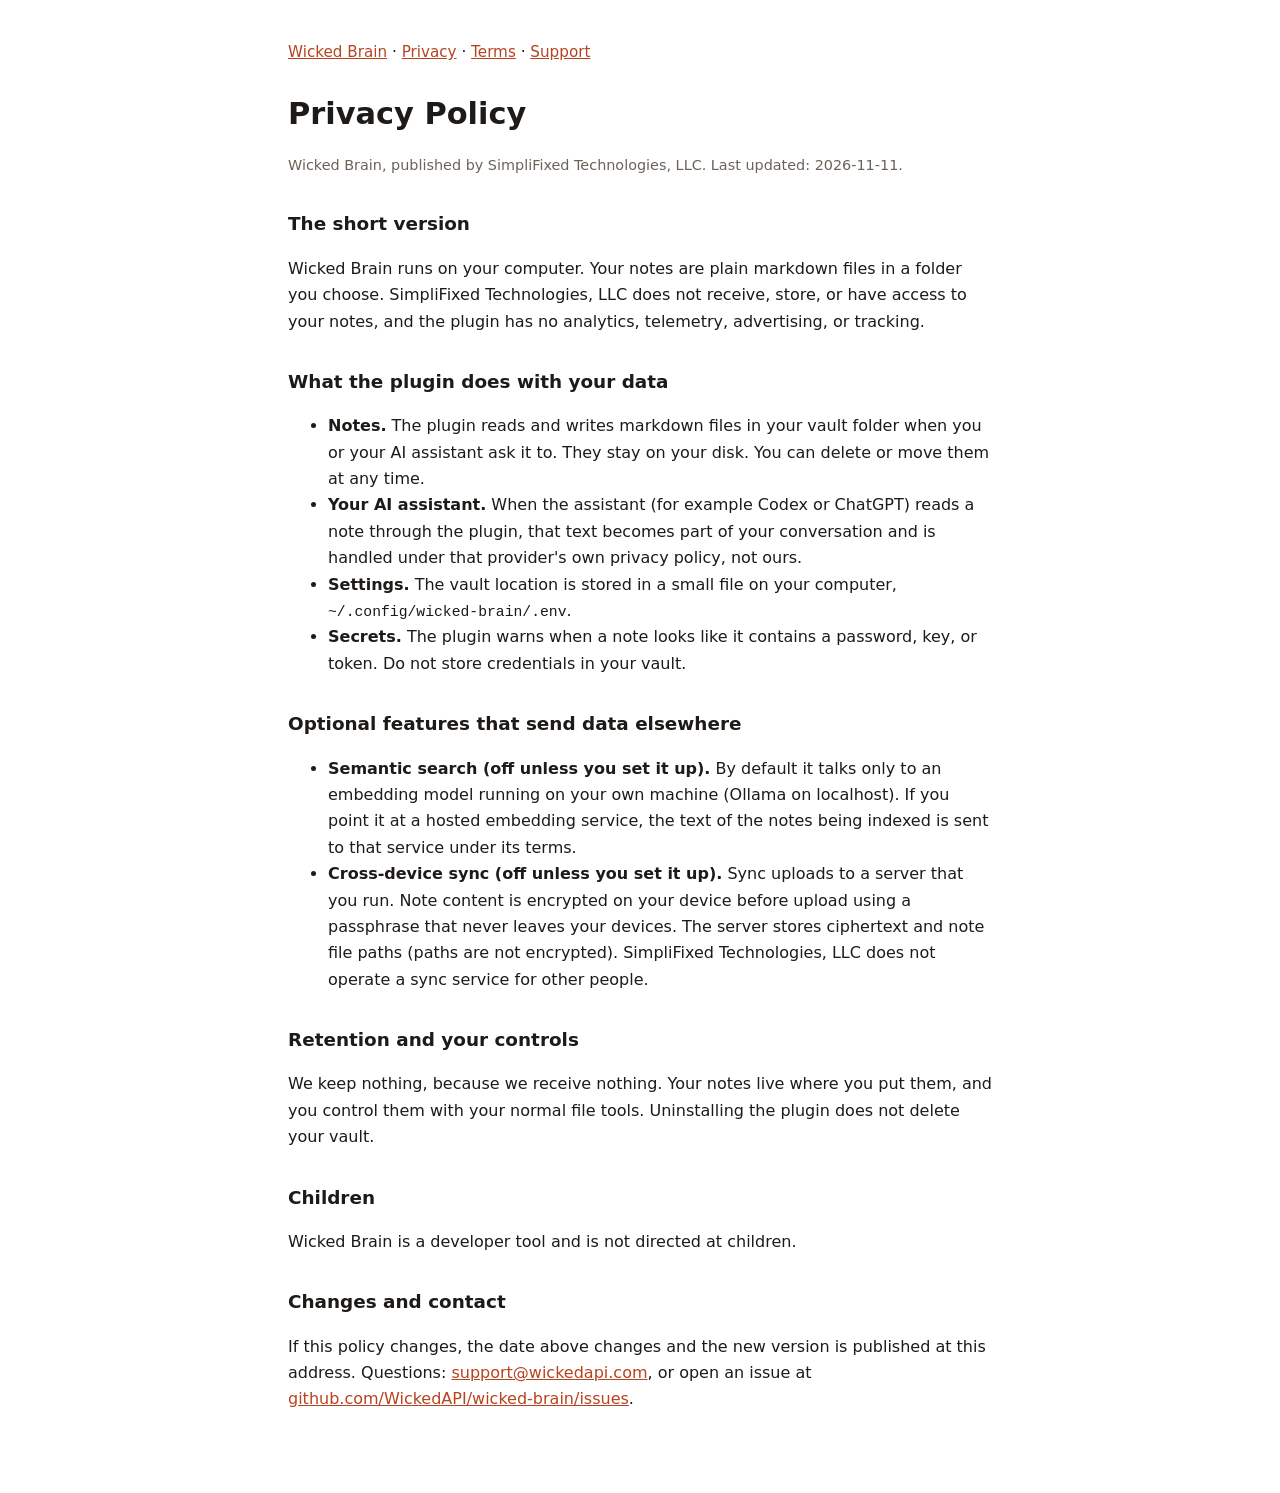
<file: site/privacy.html>
<!doctype html>
<html lang="en"><head><meta charset="utf-8"><meta name="viewport" content="width=device-width, initial-scale=1"><title>Wicked Brain - Privacy Policy</title><style>:root{color-scheme:light dark;--bg:#fff;--fg:#1d1a17;--mut:#6b6259;--acc:#b8431f}@media(prefers-color-scheme:dark){:root{--bg:#13100e;--fg:#f3ede6;--mut:#a89f95;--acc:#e5784b}}body{margin:0;background:var(--bg);color:var(--fg);font:16px/1.65 system-ui,-apple-system,Segoe UI,sans-serif}main{max-width:44rem;margin:0 auto;padding:2.5rem 1rem 4rem}h1{font-size:1.9rem;margin:0 0 .25rem}h2{font-size:1.15rem;margin:2rem 0 .4rem}p,li{color:var(--fg)}.m{color:var(--mut);font-size:.9rem}a{color:var(--acc)}nav{margin-bottom:1.5rem;font-size:.95rem}code{font-size:.92em}</style></head><body><main><nav><a href="index.html">Wicked Brain</a> &middot; <a href="privacy.html">Privacy</a> &middot; <a href="terms.html">Terms</a> &middot; <a href="support.html">Support</a></nav>
<h1>Privacy Policy</h1>
<p class="m">Wicked Brain, published by SimpliFixed Technologies, LLC. Last updated: 2026-11-11.</p>

<h2>The short version</h2>
<p>Wicked Brain runs on your computer. Your notes are plain markdown files in a folder you choose. SimpliFixed Technologies, LLC does not receive, store, or have access to your notes, and the plugin has no analytics, telemetry, advertising, or tracking.</p>

<h2>What the plugin does with your data</h2>
<ul>
<li><strong>Notes.</strong> The plugin reads and writes markdown files in your vault folder when you or your AI assistant ask it to. They stay on your disk. You can delete or move them at any time.</li>
<li><strong>Your AI assistant.</strong> When the assistant (for example Codex or ChatGPT) reads a note through the plugin, that text becomes part of your conversation and is handled under that provider's own privacy policy, not ours.</li>
<li><strong>Settings.</strong> The vault location is stored in a small file on your computer, <code>~/.config/wicked-brain/.env</code>.</li>
<li><strong>Secrets.</strong> The plugin warns when a note looks like it contains a password, key, or token. Do not store credentials in your vault.</li>
</ul>

<h2>Optional features that send data elsewhere</h2>
<ul>
<li><strong>Semantic search (off unless you set it up).</strong> By default it talks only to an embedding model running on your own machine (Ollama on localhost). If you point it at a hosted embedding service, the text of the notes being indexed is sent to that service under its terms.</li>
<li><strong>Cross-device sync (off unless you set it up).</strong> Sync uploads to a server that you run. Note content is encrypted on your device before upload using a passphrase that never leaves your devices. The server stores ciphertext and note file paths (paths are not encrypted). SimpliFixed Technologies, LLC does not operate a sync service for other people.</li>
</ul>

<h2>Retention and your controls</h2>
<p>We keep nothing, because we receive nothing. Your notes live where you put them, and you control them with your normal file tools. Uninstalling the plugin does not delete your vault.</p>

<h2>Children</h2>
<p>Wicked Brain is a developer tool and is not directed at children.</p>

<h2>Changes and contact</h2>
<p>If this policy changes, the date above changes and the new version is published at this address. Questions: <a href="mailto:support@wickedapi.com">support@wickedapi.com</a>, or open an issue at <a href="https://github.com/WickedAPI/wicked-brain/issues">github.com/WickedAPI/wicked-brain/issues</a>.</p>
</main></body></html>
</file>
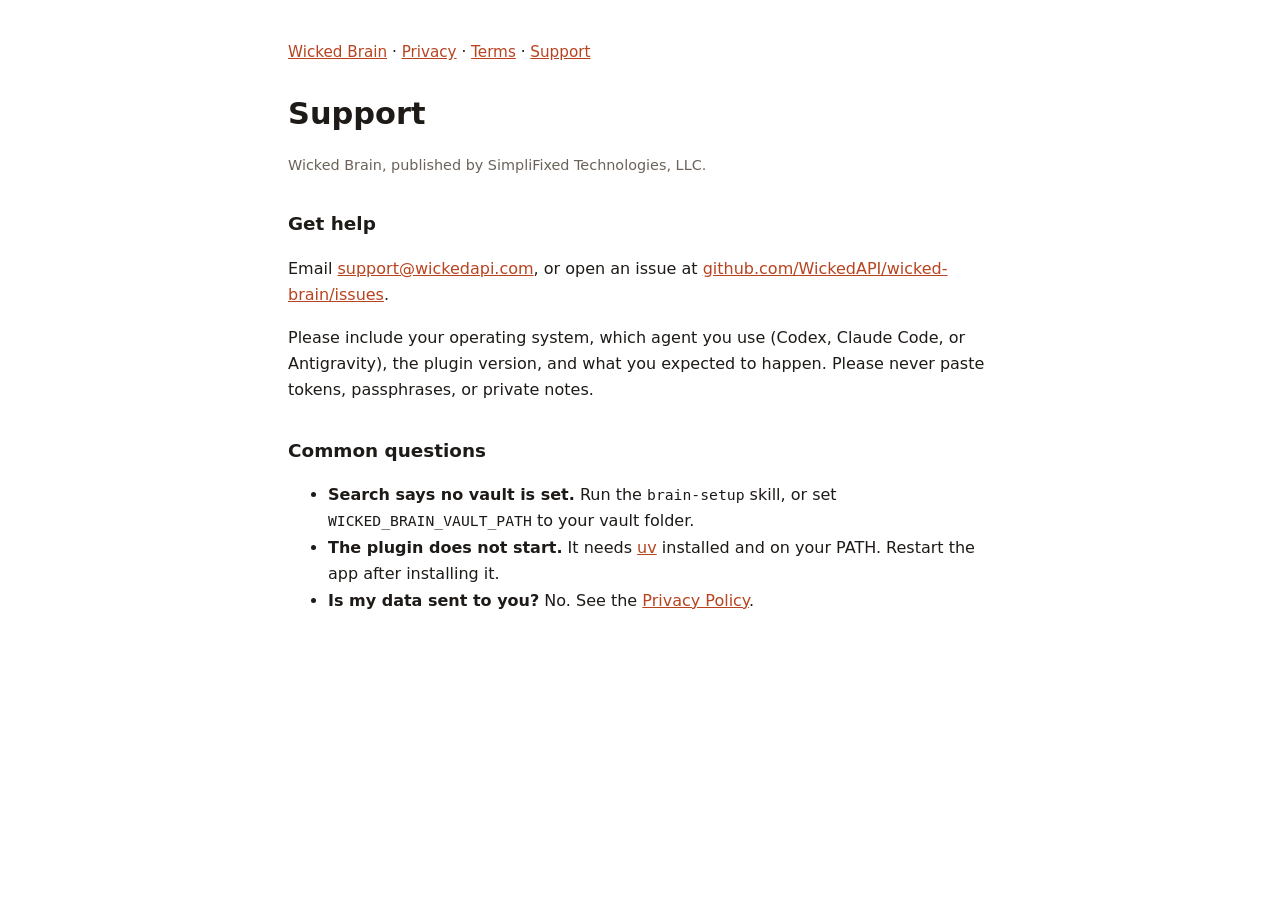
<file: site/support.html>
<!doctype html>
<html lang="en"><head><meta charset="utf-8"><meta name="viewport" content="width=device-width, initial-scale=1"><title>Wicked Brain - Support</title><style>:root{color-scheme:light dark;--bg:#fff;--fg:#1d1a17;--mut:#6b6259;--acc:#b8431f}@media(prefers-color-scheme:dark){:root{--bg:#13100e;--fg:#f3ede6;--mut:#a89f95;--acc:#e5784b}}body{margin:0;background:var(--bg);color:var(--fg);font:16px/1.65 system-ui,-apple-system,Segoe UI,sans-serif}main{max-width:44rem;margin:0 auto;padding:2.5rem 1rem 4rem}h1{font-size:1.9rem;margin:0 0 .25rem}h2{font-size:1.15rem;margin:2rem 0 .4rem}p,li{color:var(--fg)}.m{color:var(--mut);font-size:.9rem}a{color:var(--acc)}nav{margin-bottom:1.5rem;font-size:.95rem}code{font-size:.92em}</style></head><body><main><nav><a href="index.html">Wicked Brain</a> &middot; <a href="privacy.html">Privacy</a> &middot; <a href="terms.html">Terms</a> &middot; <a href="support.html">Support</a></nav>
<h1>Support</h1>
<p class="m">Wicked Brain, published by SimpliFixed Technologies, LLC.</p>

<h2>Get help</h2>
<p>Email <a href="mailto:support@wickedapi.com">support@wickedapi.com</a>, or open an issue at <a href="https://github.com/WickedAPI/wicked-brain/issues">github.com/WickedAPI/wicked-brain/issues</a>.</p>
<p>Please include your operating system, which agent you use (Codex, Claude Code, or Antigravity), the plugin version, and what you expected to happen. Please never paste tokens, passphrases, or private notes.</p>

<h2>Common questions</h2>
<ul>
<li><strong>Search says no vault is set.</strong> Run the <code>brain-setup</code> skill, or set <code>WICKED_BRAIN_VAULT_PATH</code> to your vault folder.</li>
<li><strong>The plugin does not start.</strong> It needs <a href="https://docs.astral.sh/uv/">uv</a> installed and on your PATH. Restart the app after installing it.</li>
<li><strong>Is my data sent to you?</strong> No. See the <a href="privacy.html">Privacy Policy</a>.</li>
</ul>
</main></body></html>
</file>
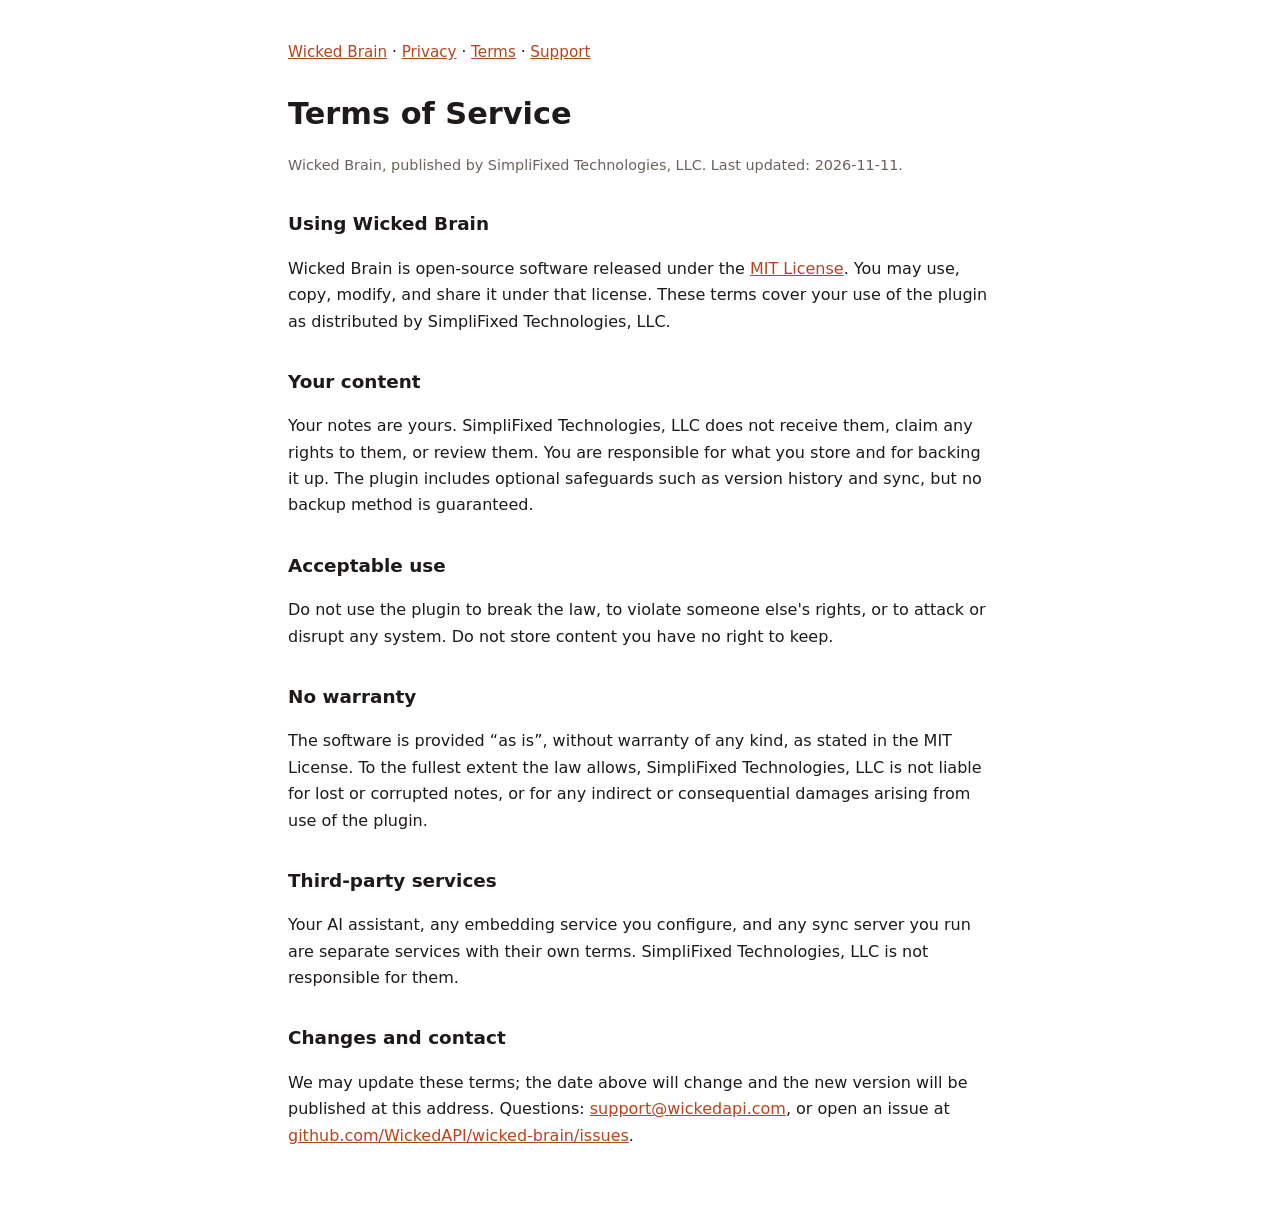
<file: site/terms.html>
<!doctype html>
<html lang="en"><head><meta charset="utf-8"><meta name="viewport" content="width=device-width, initial-scale=1"><title>Wicked Brain - Terms of Service</title><style>:root{color-scheme:light dark;--bg:#fff;--fg:#1d1a17;--mut:#6b6259;--acc:#b8431f}@media(prefers-color-scheme:dark){:root{--bg:#13100e;--fg:#f3ede6;--mut:#a89f95;--acc:#e5784b}}body{margin:0;background:var(--bg);color:var(--fg);font:16px/1.65 system-ui,-apple-system,Segoe UI,sans-serif}main{max-width:44rem;margin:0 auto;padding:2.5rem 1rem 4rem}h1{font-size:1.9rem;margin:0 0 .25rem}h2{font-size:1.15rem;margin:2rem 0 .4rem}p,li{color:var(--fg)}.m{color:var(--mut);font-size:.9rem}a{color:var(--acc)}nav{margin-bottom:1.5rem;font-size:.95rem}code{font-size:.92em}</style></head><body><main><nav><a href="index.html">Wicked Brain</a> &middot; <a href="privacy.html">Privacy</a> &middot; <a href="terms.html">Terms</a> &middot; <a href="support.html">Support</a></nav>
<h1>Terms of Service</h1>
<p class="m">Wicked Brain, published by SimpliFixed Technologies, LLC. Last updated: 2026-11-11.</p>

<h2>Using Wicked Brain</h2>
<p>Wicked Brain is open-source software released under the <a href="https://github.com/WickedAPI/wicked-brain/blob/main/LICENSE">MIT License</a>. You may use, copy, modify, and share it under that license. These terms cover your use of the plugin as distributed by SimpliFixed Technologies, LLC.</p>

<h2>Your content</h2>
<p>Your notes are yours. SimpliFixed Technologies, LLC does not receive them, claim any rights to them, or review them. You are responsible for what you store and for backing it up. The plugin includes optional safeguards such as version history and sync, but no backup method is guaranteed.</p>

<h2>Acceptable use</h2>
<p>Do not use the plugin to break the law, to violate someone else's rights, or to attack or disrupt any system. Do not store content you have no right to keep.</p>

<h2>No warranty</h2>
<p>The software is provided &ldquo;as is&rdquo;, without warranty of any kind, as stated in the MIT License. To the fullest extent the law allows, SimpliFixed Technologies, LLC is not liable for lost or corrupted notes, or for any indirect or consequential damages arising from use of the plugin.</p>

<h2>Third-party services</h2>
<p>Your AI assistant, any embedding service you configure, and any sync server you run are separate services with their own terms. SimpliFixed Technologies, LLC is not responsible for them.</p>

<h2>Changes and contact</h2>
<p>We may update these terms; the date above will change and the new version will be published at this address. Questions: <a href="mailto:support@wickedapi.com">support@wickedapi.com</a>, or open an issue at <a href="https://github.com/WickedAPI/wicked-brain/issues">github.com/WickedAPI/wicked-brain/issues</a>.</p>
</main></body></html>
</file>
